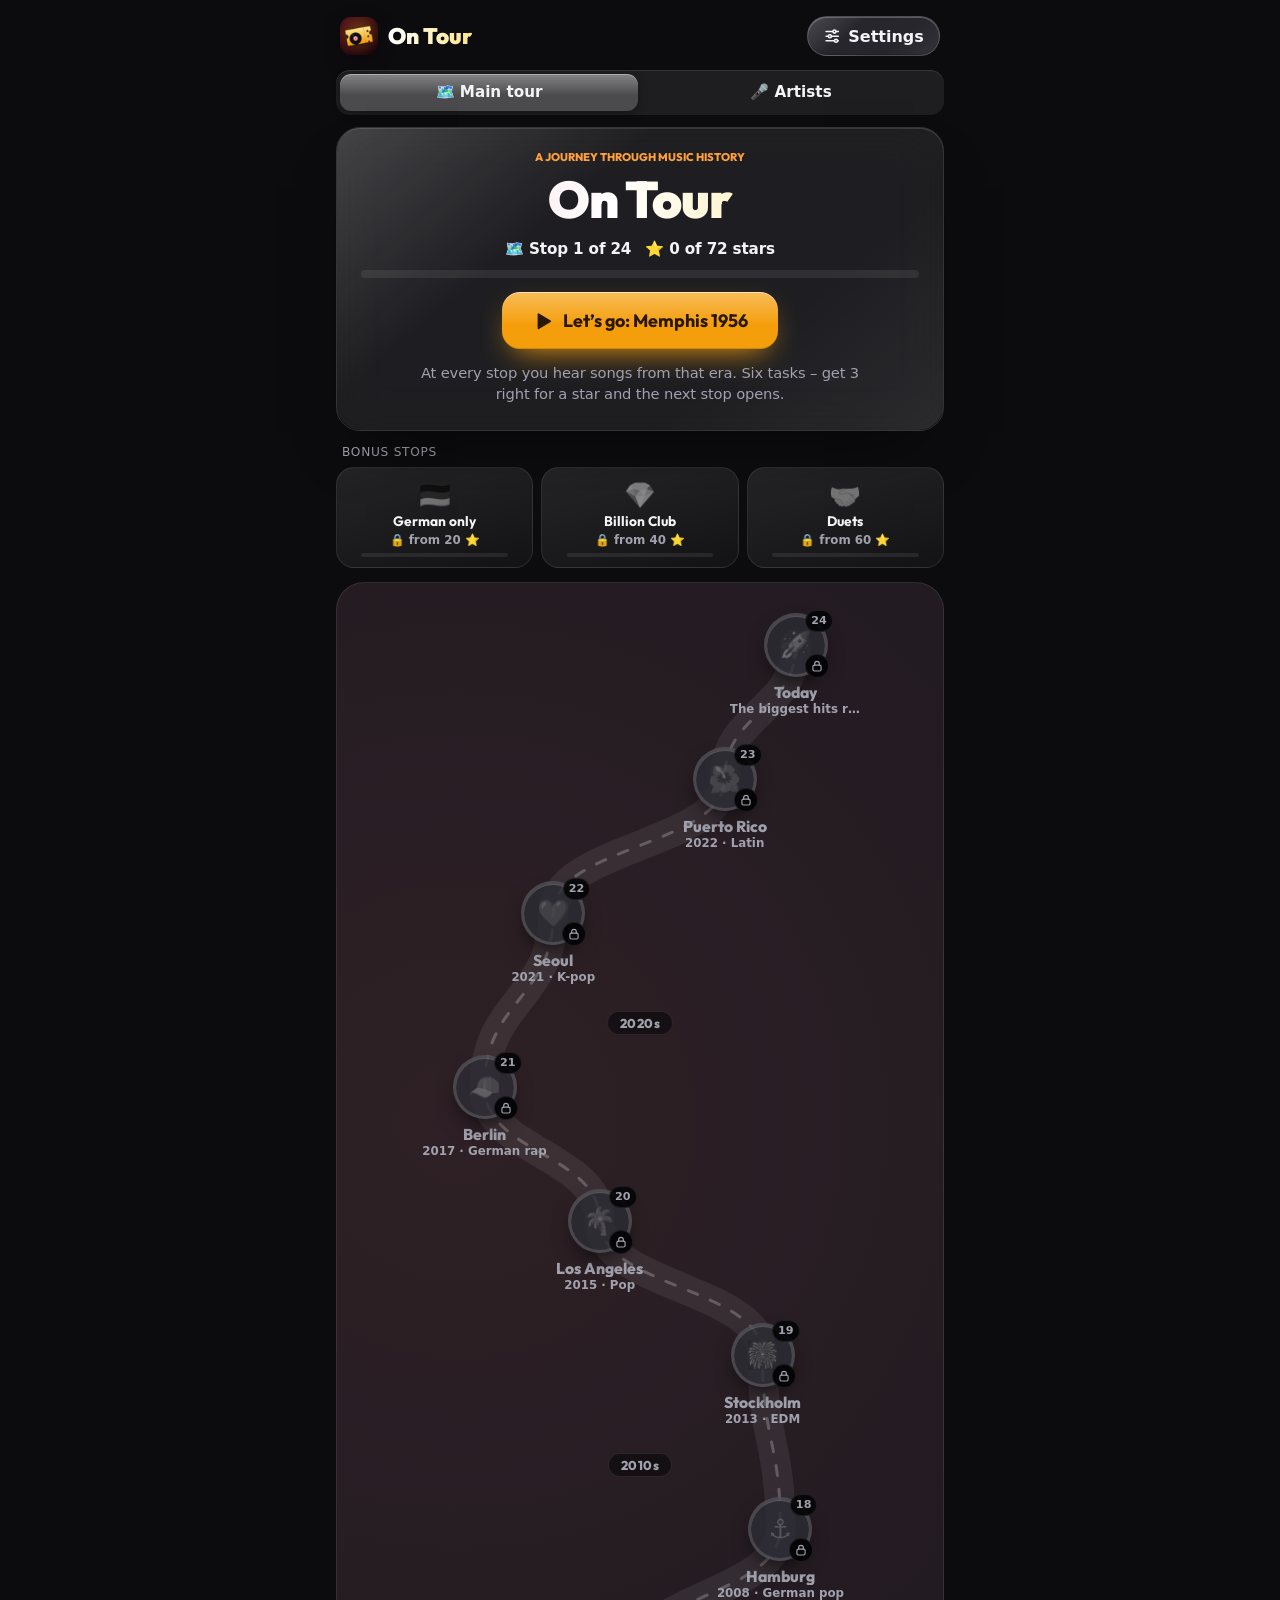
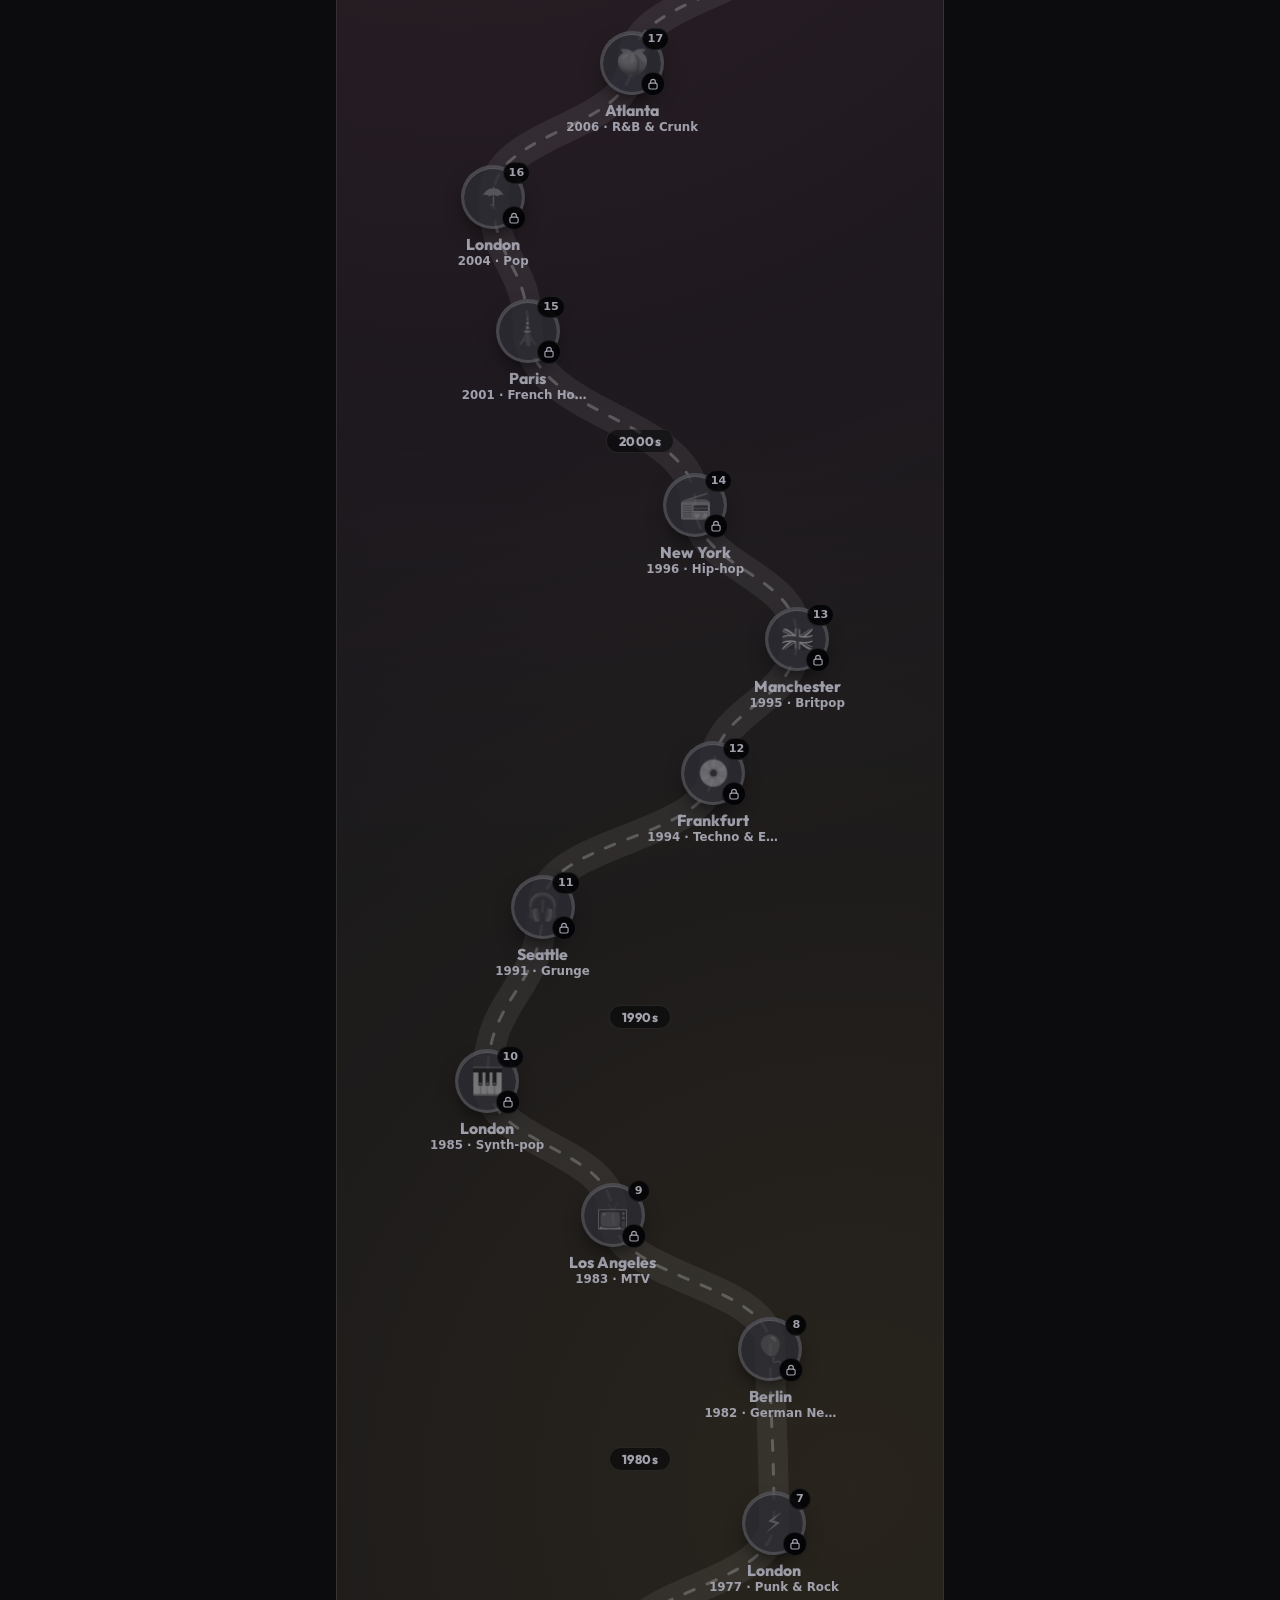
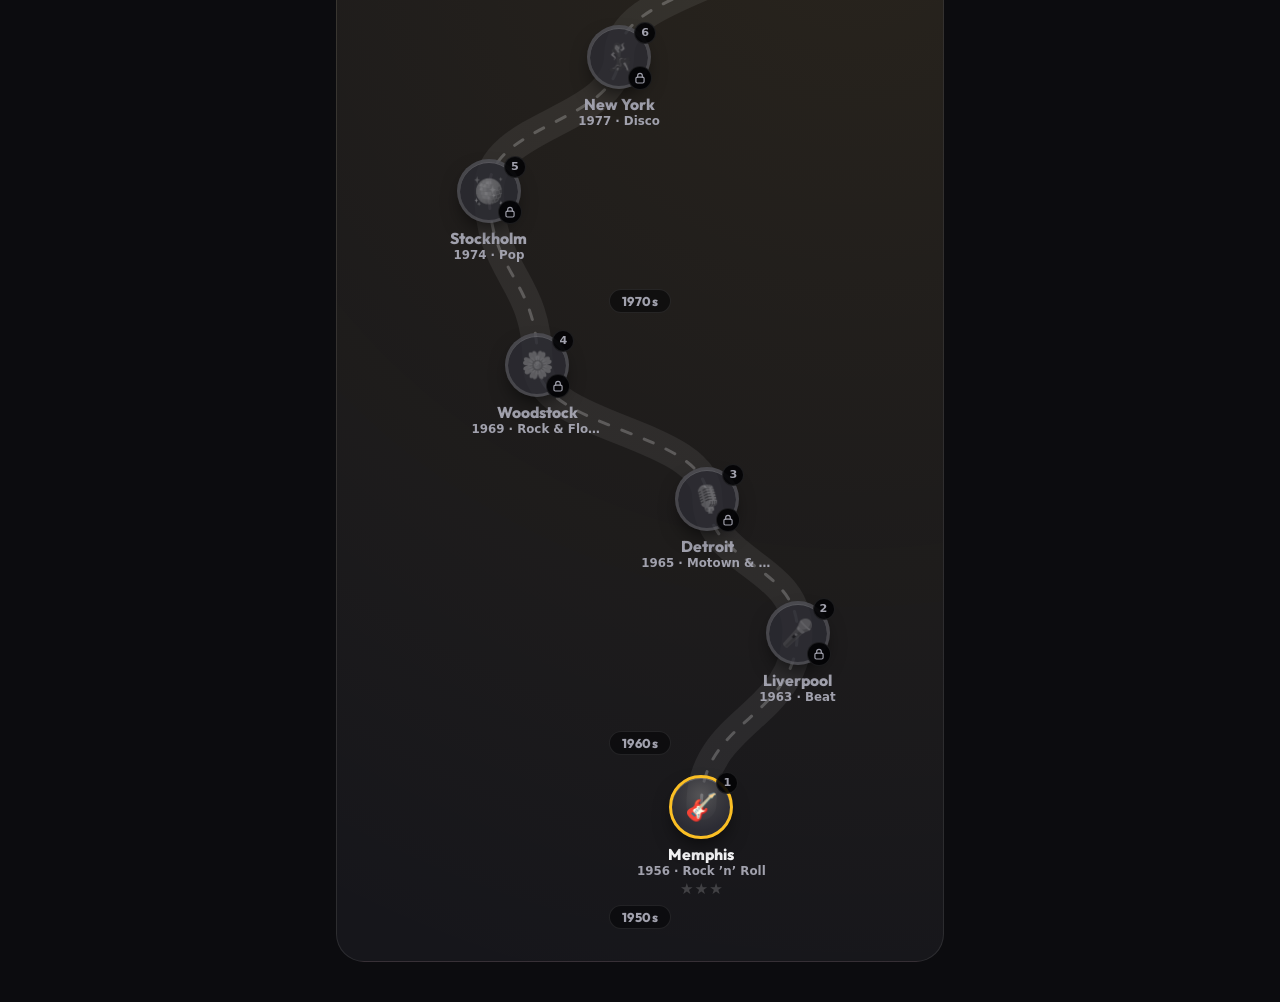
<file: index.html>
<!doctype html>
<html lang="de">
<head>
<meta charset="utf-8">
<meta name="viewport" content="width=device-width,initial-scale=1,maximum-scale=1,viewport-fit=cover">
<meta name="theme-color" content="#0c0c0f">
<title>On Tour</title>
<meta name="description" content="Eine Reise durch die Musikgeschichte: von Memphis 1956 bis heute. An jeder Station sechs kurze Aufgaben mit Musik – sammle Sterne und reise weiter.">
<link rel="apple-touch-icon" href="https://jukeboxquiz.de/on-tour/apple-touch-icon.png?v=2">
<link rel="icon" type="image/png" sizes="192x192" href="icon-192.png?v=2">
<link rel="icon" type="image/png" sizes="32x32" href="favicon-32.png?v=2">
<link rel="manifest" href="manifest.json?v=1">
<meta name="mobile-web-app-capable" content="yes">
<meta name="apple-mobile-web-app-capable" content="yes">
<meta name="apple-mobile-web-app-status-bar-style" content="black-translucent">
<meta name="apple-mobile-web-app-title" content="On Tour">
<link rel="preload" href="fonts/outfit-latin.woff2" as="font" type="font/woff2" crossorigin>
<link rel="stylesheet" href="css/fonts.css?v=2">
<link rel="stylesheet" href="css/base.css?v=3">
<link rel="stylesheet" href="css/app.css?v=12">
</head>
<body>
<svg width="0" height="0" style="position:absolute" aria-hidden="true">
  <symbol id="i-sliders" viewBox="0 0 24 24"><path d="M4 6h9M17 6h3M4 12h3M11 12h9M4 18h11M19 18h1"/><circle cx="15" cy="6" r="2"/><circle cx="9" cy="12" r="2"/><circle cx="17" cy="18" r="2"/></symbol>
  <symbol id="i-grid" viewBox="0 0 24 24"><rect x="3.5" y="3.5" width="7" height="7" rx="1.8"/><rect x="13.5" y="3.5" width="7" height="7" rx="1.8"/><rect x="3.5" y="13.5" width="7" height="7" rx="1.8"/><rect x="13.5" y="13.5" width="7" height="7" rx="1.8"/></symbol>
  <symbol id="i-play" viewBox="0 0 24 24"><path d="M7 4.5v15l12.5-7.5z" fill="currentColor"/></symbol>
  <symbol id="i-check" viewBox="0 0 24 24"><path d="M4.5 12.5l5 5L19.5 7"/></symbol>
  <symbol id="i-install" viewBox="0 0 24 24"><rect x="6" y="2.5" width="12" height="19" rx="2.5"/><path d="M12 7v7M9 11l3 3 3-3M10.5 18.5h3"/></symbol>
  <symbol id="i-cloud" viewBox="0 0 24 24"><path d="M7 18.5h10.5a4 4 0 0 0 .6-7.96A6 6 0 0 0 6.6 9.1 4.75 4.75 0 0 0 7 18.5z"/></symbol>
  <symbol id="i-chev" viewBox="0 0 24 24"><path d="M9 5l7 7-7 7"/></symbol>
  <symbol id="i-share" viewBox="0 0 24 24"><path d="M12 3v12M7.5 7.5L12 3l4.5 4.5"/><path d="M5 12v7a2 2 0 0 0 2 2h10a2 2 0 0 0 2-2v-7"/></symbol>
  <symbol id="i-restart" viewBox="0 0 24 24"><path d="M3.5 12a8.5 8.5 0 1 0 2.6-6.1"/><path d="M3.5 4v5h5"/></symbol>
  <symbol id="i-music" viewBox="0 0 24 24"><path d="M9 18V5l11-2v13"/><circle cx="6.5" cy="18" r="2.5"/><circle cx="17.5" cy="16" r="2.5"/></symbol>
  <symbol id="i-x" viewBox="0 0 24 24"><path d="M6 6l12 12M18 6 6 18"/></symbol>
  <symbol id="i-vol" viewBox="0 0 24 24"><path d="M4 9.5v5h3.5L12 18.5v-13L7.5 9.5z" fill="currentColor"/><path d="M15.5 9a4 4 0 0 1 0 6M18.5 6a8 8 0 0 1 0 12"/></symbol>
  <symbol id="i-mute" viewBox="0 0 24 24"><path d="M4 9.5v5h3.5L12 18.5v-13L7.5 9.5z" fill="currentColor"/><path d="M16 9.5l5 5M21 9.5l-5 5"/></symbol>
  <symbol id="i-globe" viewBox="0 0 24 24"><circle cx="12" cy="12" r="9"/><path d="M3 12h18M12 3a14 14 0 0 1 0 18M12 3a14 14 0 0 0 0 18"/></symbol>
  <symbol id="i-back" viewBox="0 0 24 24"><path d="M15 5l-7 7 7 7"/></symbol>
  <symbol id="i-palette" viewBox="0 0 24 24"><path d="M12 3a9 9 0 1 0 0 18c1.2 0 1.8-.8 1.8-1.7 0-1.3-1.2-1.6-1.2-2.8 0-1 .8-1.7 1.8-1.7h2.1A4.5 4.5 0 0 0 21 10.3C21 6.2 17 3 12 3z"/><circle cx="7.5" cy="11" r="1.2"/><circle cx="10.5" cy="7" r="1.2"/><circle cx="15" cy="7.5" r="1.2"/></symbol>
  <symbol id="i-chart" viewBox="0 0 24 24"><path d="M4 20V10M10 20V4M16 20v-7M22 20H2"/></symbol>
  <symbol id="i-bulb" viewBox="0 0 24 24"><path d="M9 18h6M10 21h4M12 3a6 6 0 0 0-3.5 10.9c.6.5 1 1.2 1 2.1h5c0-.9.4-1.6 1-2.1A6 6 0 0 0 12 3z"/></symbol>
  <symbol id="i-lock" viewBox="0 0 24 24"><rect x="5" y="10.5" width="14" height="10" rx="2.5"/><path d="M8 10.5V8a4 4 0 0 1 8 0v2.5"/></symbol>
  <symbol id="i-map" viewBox="0 0 24 24"><path d="M3.5 6.5l5.5-2.5 6 2.5 5.5-2.5v13.5l-5.5 2.5-6-2.5-5.5 2.5z"/><path d="M9 4v13.5M15 6.5V20"/></symbol>
  <symbol id="i-next" viewBox="0 0 24 24"><path d="M5 12h13M13 6l6 6-6 6"/></symbol>
</svg>

<header>
  <button class="logo logo-btn" id="logoBtn" aria-label="Zur Karte"><img src="icon-192.png?v=2" alt=""><span>On Tour</span></button>
  <div class="hdr-r">
    <button class="hbtn hidden" id="btnQuit" aria-label="Station verlassen"><svg class="ic"><use href="#i-x"/></svg><span class="lbl">Beenden</span></button>
    <button class="hbtn" id="btnSettings" aria-label="Einstellungen"><svg class="ic"><use href="#i-sliders"/></svg><span class="lbl">Einstellungen</span></button>
  </div>
</header>

<main>
  <!-- ============ Karte ============ -->
  <div id="home">
    <div class="seg tour-tabs" id="tourTabs">
      <button data-v="main">🗺️ Haupt-Tour</button>
      <button data-v="artists">🎤 Künstler</button>
    </div>
    <section class="stage glass tour-head">
      <button class="link back-artists hidden" id="backArtists"><svg class="ic"><use href="#i-back"/></svg>Alle Stars</button>
      <div class="cat-kicker" id="tourKicker">Eine Reise durch die Musikgeschichte</div>
      <img class="tour-pic hidden" id="tourPic" alt="">
      <div class="home-title" id="homeTitle" data-no-tx>On Tour</div>
      <div class="tour-info hidden" id="tourInfo" data-no-tx></div>
      <div class="tour-prog" id="tourProg" data-no-tx></div>
      <div class="controls">
        <button class="big" id="nextBtn"><svg class="ic"><use href="#i-play"/></svg><span id="nextLbl">Los geht’s</span></button>
      </div>
      <div class="cat-sub" id="tourSub">An jeder Station laufen Songs aus dieser Zeit. Sechs Aufgaben – ab 3 richtigen gibt es einen Stern, und die nächste Station ist offen.</div>
    </section>

    <section class="bonus-box hidden" id="bonusBox" data-no-tx></section>
    <section class="map-wrap" id="mapWrap" aria-label="Karte">
      <svg class="road" id="road" aria-hidden="true"></svg>
      <div class="map" id="map" data-no-tx></div>
    </section>
    <button class="ghost tour-reset hidden" id="tourReset"><svg class="ic"><use href="#i-restart"/></svg>Tour zurücksetzen</button>
    <div class="seg mini artist-sort hidden" id="artistSort">
      <button data-v="az">A–Z</button>
      <button data-v="st">Stationen</button>
      <button data-v="prog">Fortschritt</button>
    </div>
    <section class="artist-grid hidden" id="artistGrid" data-no-tx></section>
  </div>

  <!-- ============ Adventskalender: ein Türchen (js/advent.js, aus der Jukebox mit ?advent=7) ============ -->
  <section id="advent" class="stage glass adv-intro hidden">
    <a class="link adv-back" id="advBack" href="../jukebox/#advent"><svg class="ic"><use href="#i-back"/></svg>Zum Kalender</a>
    <div class="adv-door" id="advDoor" data-no-tx></div>
    <div class="cat-kicker" id="advKicker" data-no-tx></div>
    <div class="home-title adv-title" id="advTitle" data-no-tx></div>
    <div class="end-stars adv-stars" id="advStars" aria-hidden="true"></div>
    <div class="cat-sub" id="advInfo" data-no-tx></div>
    <div class="controls">
      <button class="big" id="advStart"><svg class="ic"><use href="#i-play"/></svg><span id="advStartLbl" data-no-tx>Türchen öffnen</span></button>
    </div>
    <div class="group-f adv-foot" id="advFoot" data-no-tx></div>
  </section>

  <!-- ============ Station ============ -->
  <section id="game" class="stage glass hidden">
    <div class="g-head">
      <span class="pill" id="gStation" data-no-tx></span>
      <span class="dots" id="gDots" aria-hidden="true"></span>
    </div>
    <div class="q-kicker" id="qKind"></div>
    <div class="q-title" id="qTitle"></div>
    <div class="q-body" id="qBody" data-no-tx></div>
    <div class="q-opts" id="qOpts" data-no-tx></div>
    <div class="q-fact" id="qFact" data-no-tx></div>
    <div class="controls q-next hidden" id="qNextBox">
      <button class="big" id="qNext"><span id="qNextLbl">Weiter</span><svg class="ic"><use href="#i-next"/></svg></button>
    </div>
    <div class="vol-game" id="volBox">
      <button id="volMute" aria-label="Stumm" title="Stumm (M)"><svg class="ic"><use href="#i-vol"/></svg></button>
      <input type="range" id="vol" min="0" max="100" step="1" aria-label="Lautstärke">
      <span id="volVal"></span>
    </div>
    <p class="hint"><kbd>1</kbd>–<kbd>4</kbd> antworten · <kbd>Enter</kbd> weiter · <kbd>M</kbd> stumm</p>
  </section>

  <!-- ============ Ende einer Station ============ -->
  <section id="end" class="stage glass hidden">
    <div class="round-meta"><span class="pill" id="endStation" data-no-tx></span><span class="pill" id="endBest"></span></div>
    <div class="lib-hero">
      <div class="cat-kicker" id="endKicker">Station geschafft</div>
      <div class="end-stars" id="endStars" aria-hidden="true"></div>
      <div class="lib-num" id="endScore">0</div>
      <div class="lib-sub" id="endSub"></div>
    </div>
    <div class="end-note" id="endNote"></div>
    <button class="ghost share-btn" id="shareBtn"><svg class="ic"><use href="#i-share"/></svg>Teilen</button>
    <button class="ghost share-btn hidden" id="advShareBtn">🎄 Abschlussbild teilen</button>
    <a class="more-link hidden" id="moreLink" href="#" data-no-tx></a>
    <div class="group-h">Auflösung</div>
    <div class="group icons endlist" id="endList" data-no-tx></div>
    <div class="controls" style="margin-top:20px">
      <button class="big" id="goNextBtn"><span id="goNextLbl">Weiter</span><svg class="ic"><use href="#i-next"/></svg></button>
      <button class="ghost" id="againBtn"><svg class="ic"><use href="#i-restart"/></svg>Nochmal</button>
      <button class="ghost" id="mapBtn"><svg class="ic"><use href="#i-map"/></svg>Karte</button>
    </div>
  </section>
</main>

<!-- ============ Station antippen ============ -->
<dialog id="sheetStation" class="sheet">
  <div class="sheet-head">
    <span class="grab"></span>
    <span></span>
    <div class="nav-title" id="stTitle" data-no-tx></div>
    <button class="nav-done" data-close>Fertig</button>
  </div>
  <div class="sheet-body">
    <div class="st-hero" id="stHero" data-no-tx></div>
    <div class="group" style="margin-top:14px" id="stInfo"></div>
    <div class="group-f" id="stFoot"></div>
    <div class="controls" style="margin:18px 0 8px">
      <button class="big" id="stStart"><svg class="ic"><use href="#i-play"/></svg><span id="stStartLbl">Station starten</span></button>
    </div>
  </div>
</dialog>

<!-- ============ Einstellungen ============ -->
<dialog id="sheetSettings" class="sheet">
  <div class="sheet-head">
    <span class="grab"></span>
    <button class="nav-back invisible" id="navBack"><svg class="ic"><use href="#i-back"/></svg>Einstellungen</button>
    <div class="nav-title" id="navTitle">Einstellungen</div>
    <button class="nav-done" data-close>Fertig</button>
  </div>
  <div class="sheet-body">
    <section class="page active" data-page="main" data-title="Einstellungen">
      <div class="group icons prof-group" style="margin-top:14px">
        <div class="cell prof">
          <button class="prof-emo" id="profEmoji" type="button" aria-label="Avatar wechseln" title="Avatar wechseln">🎧</button>
          <input id="profName" class="bare" placeholder="Dein Name" maxlength="24" autocomplete="nickname" enterkeyhint="done" data-no-tx>
        </div>
      </div>
      <div class="group-f">Dein Profil gilt für alle Spiele der Jukebox.</div>
      <div class="group icons" style="margin-top:12px">
        <a class="cell tap" id="syncLink" href="https://jukeboxquiz.de/jukebox/#sync">
          <span class="cell-ic" id="syncIc" style="background:linear-gradient(135deg,#ff4f86,#fbbf24)"><svg class="ic"><use href="#i-cloud"/></svg></span>
          <span class="grow"><span id="syncTitle">Auf anderen Geräten weiterspielen</span><span class="sub" id="syncSub">Sterne und Profil mit einem Code mitnehmen – ohne E-Mail und Passwort</span></span>
          <svg class="ic chev"><use href="#i-chev"/></svg>
        </a>
      </div>
      <div class="group icons" style="margin-top:12px">
        <label class="cell">
          <span class="cell-ic" style="background:#a855f7"><svg class="ic"><use href="#i-globe"/></svg></span>
          <span class="grow">Sprache</span>
          <select id="langSel" aria-label="Sprache"></select>
        </label>
      </div>
      <div class="group icons" style="margin-top:12px">
        <button class="cell tap" data-go="help">
          <span class="cell-ic" style="background:#0ea5e9"><svg class="ic"><use href="#i-bulb"/></svg></span>
          <span class="grow">Töne &amp; Bewegung<span class="sub" id="subHelp"></span></span>
          <svg class="ic chev"><use href="#i-chev"/></svg>
        </button>
        <button class="cell tap" data-go="design">
          <span class="cell-ic" style="background:linear-gradient(135deg,#8b6cff,#ff4fa3)"><svg class="ic"><use href="#i-palette"/></svg></span>
          <span class="grow">Design<span class="sub" id="subDesign"></span></span>
          <svg class="ic chev"><use href="#i-chev"/></svg>
        </button>
        <button class="cell tap hidden" id="btnInstall">
          <span class="cell-ic" style="background:linear-gradient(135deg,#10b981,#0ea5e9)"><svg class="ic"><use href="#i-install"/></svg></span>
          <span class="grow">Als App installieren<span class="sub">Startet schneller, im Vollbild und mit eigenem Symbol</span></span>
          <svg class="ic chev"><use href="#i-chev"/></svg>
        </button>
      </div>
      <div class="group icons" style="margin-top:22px">
        <button class="cell tap" data-go="stats">
          <span class="cell-ic" style="background:linear-gradient(135deg,#22d3ee,#3b82f6)"><svg class="ic"><use href="#i-chart"/></svg></span>
          <span class="grow">Deine Statistik<span class="sub" id="subStats"></span></span>
          <svg class="ic chev"><use href="#i-chev"/></svg>
        </button>
        <button class="cell tap" data-go="data">
          <span class="cell-ic" style="background:#6b7280"><svg class="ic"><use href="#i-music"/></svg></span>
          <span class="grow">Daten &amp; Musik<span class="sub">Woher Songs und Fakten kommen</span></span>
          <svg class="ic chev"><use href="#i-chev"/></svg>
        </button>
      </div>
      <div class="group icons" style="margin-top:22px">
        <a class="cell tap" href="https://jukeboxquiz.de/jukebox/">
          <span class="cell-ic" style="background:linear-gradient(135deg,#3a2a52,#ff5a7a)"><svg class="ic"><use href="#i-grid"/></svg></span>
          <span class="grow">Alle Spiele<span class="sub">Needle Drop, Gold Record, Hit or Miss und mehr</span></span>
          <svg class="ic chev"><use href="#i-chev"/></svg>
        </a>
      </div>
      <button class="app-version" id="appVersion" data-go="changes"></button>
    </section>

    <section class="page" data-page="stats" data-title="Deine Statistik">
      <div id="statsBox"></div>
    </section>

    <section class="page" data-page="changes" data-title="Neuerungen">
      <div id="changesList" class="changes"></div>
    </section>

    <section class="page" data-page="help" data-title="Töne &amp; Bewegung">
      <div class="group" style="margin-top:14px">
        <label class="cell"><span class="grow">Töne &amp; Konfetti<span class="sub">Kurze Töne bei richtig und falsch, Konfetti bei drei Sternen</span></span><span class="switch"><input type="checkbox" id="setSfx"><span></span></span></label>
        <label class="cell"><span class="grow">Vibration<span class="sub">Kurzes Brummen bei einem Fehler (nur auf Handys, die das können)</span></span><span class="switch"><input type="checkbox" id="setVib"><span></span></span></label>
      </div>
      <div class="group-f">Die Lautstärke stellst du direkt im Spiel ein. Die Musik startet bei jeder Aufgabe von selbst.</div>
    </section>

    <section class="page" data-page="design" data-title="Design">
      <div class="group-h">Farbthema</div>
      <div class="theme-row" id="themeRow"></div>
      <div class="group-f">Gilt für alle Spiele der Jukebox. OLED: echtes Schwarz – spart auf Handys mit OLED-Display Akku.</div>
    </section>

    <section class="page" data-page="data" data-title="Daten &amp; Musik">
      <div class="group" style="margin-top:14px">
        <div class="cell"><span class="grow">Musik von Deezer<span class="sub">Die 30-s-Vorschauen und Cover kommen direkt von deezer.com – dafür ruft dein Browser Deezer auf.</span></span></div>
        <div class="cell"><span class="grow">Songs und Jahre<span class="sub">Aus Gold Record und Hit or Miss. Es kommen nur Songs vor, deren Jahr mit MusicBrainz geprüft ist.</span></span></div>
        <div class="cell"><span class="grow">Streams<span class="sub" id="streamsInfo">Spotify-Streams von kworb.net. Die Zahlen wachsen – darum gibt es nur „über …“-Fragen.</span></span></div>
        <div class="cell"><span class="grow">Die Orte sind Stimmung<span class="sub">Die Songs einer Station kommen aus ihrer Zeit und passen nach Möglichkeit zum Thema – nicht jeder Song stammt aus dieser Stadt.</span></span></div>
        <div class="cell"><span class="grow">Alles andere bleibt hier<span class="sub">Sterne und Einstellungen liegen nur auf diesem Gerät. Kein Konto, kein Server.</span></span></div>
      </div>
      <div class="group" style="margin-top:22px">
        <button class="cell tap danger" id="btnResetAll"><span class="grow">Alle gespeicherten Daten löschen<span class="sub">Sterne, Statistik und Einstellungen</span></span></button>
      </div>
    </section>
  </div>
</dialog>

<dialog id="askDlg" class="ask">
  <p id="askText" data-no-tx></p>
  <div class="ask-btns"><button class="ghost" id="askNo">Abbrechen</button><button class="big" id="askOk" data-no-tx></button></div>
</dialog>

<div id="loading" class="loading hidden"><div class="loader"></div><p id="loadingTxt">Lade Songs…</p></div>
<div id="toast" class="hidden"></div>

<script src="js/umzug.js?v=3"></script>
<script src="js/lang/en.js?v=11"></script>
<script src="js/lang/fr.js?v=11"></script>
<script src="js/lang/es.js?v=11"></script>
<script src="js/lang/nb.js?v=11"></script>
<script src="js/profile.js?v=5"></script>
<script src="js/sync.js?v=8"></script>
<script src="js/i18n.js?v=3"></script>
<script src="js/deezer.js?v=1"></script>
<script src="js/stations.js?v=2"></script>
<script src="js/advent.js?v=3"></script>
<script src="js/game.js?v=31"></script>
<script src="js/pwa.js?v=8"></script>
</body>
</html>
</file>
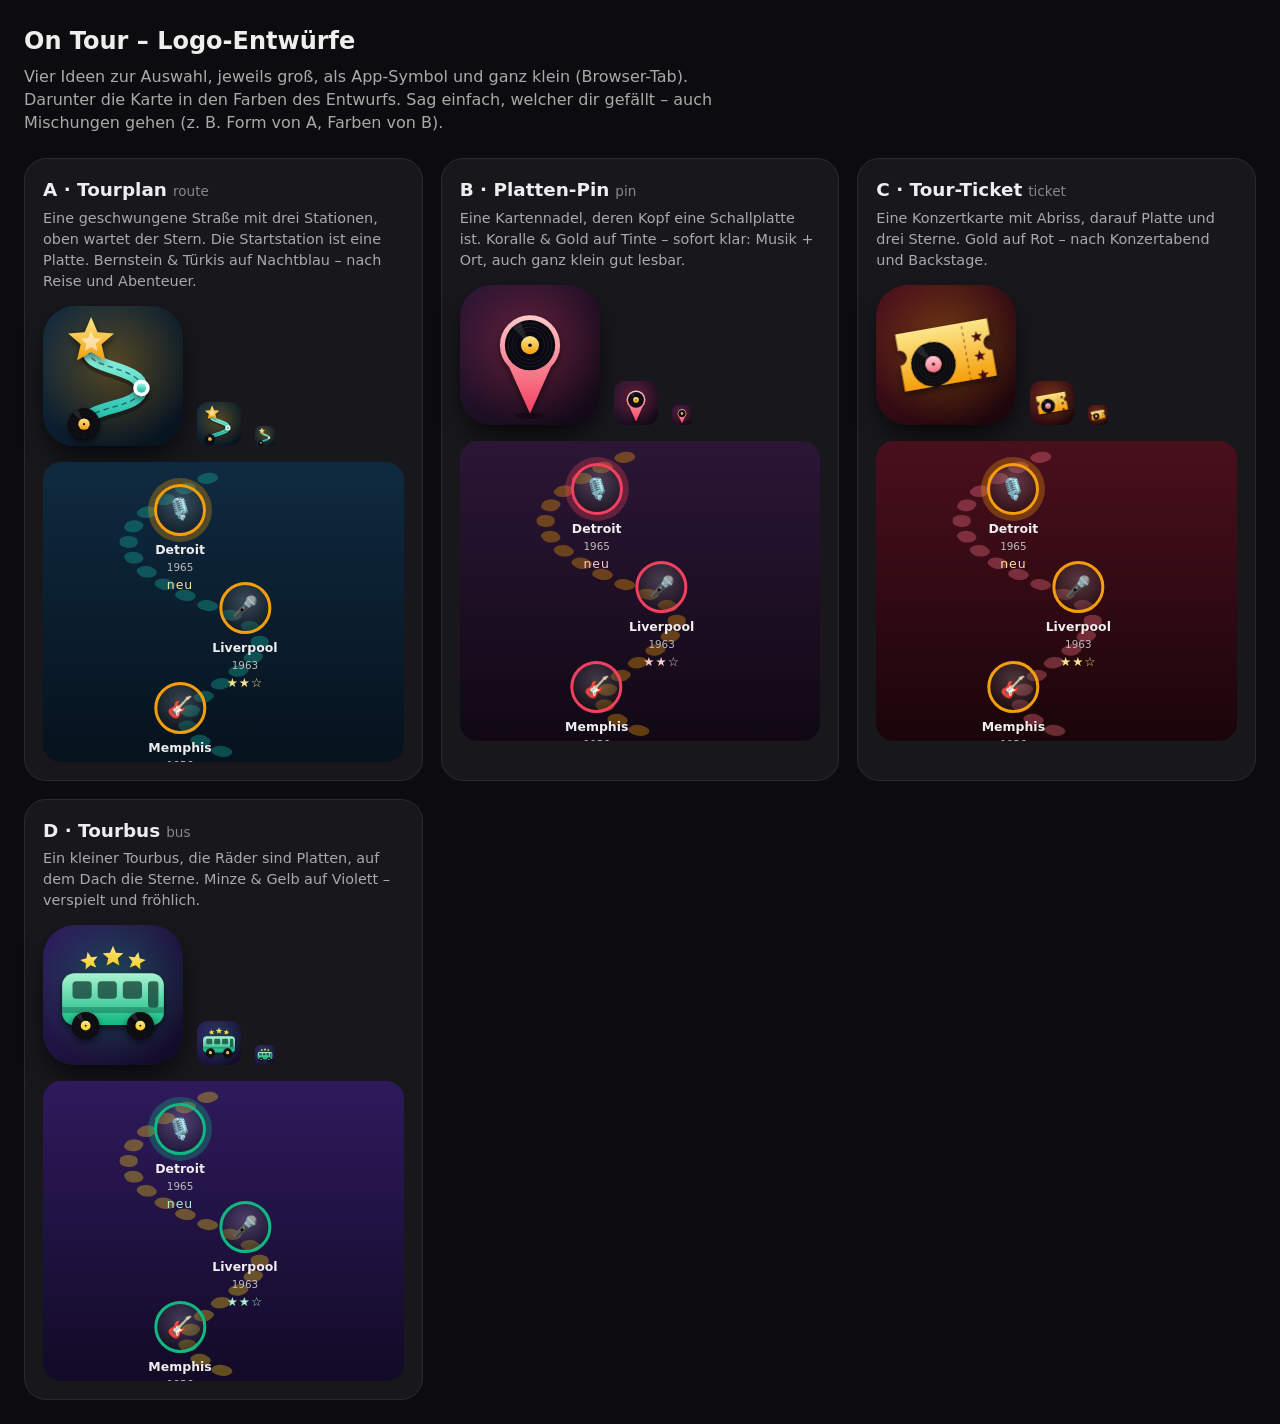
<file: logo-options/index.html>
<!doctype html><html lang="de"><head><meta charset="utf-8"><meta name="viewport" content="width=device-width,initial-scale=1">
<title>On Tour – Logo-Entwürfe</title><style>
body{margin:0;background:#0c0c0f;color:#eee;font:16px/1.45 system-ui,sans-serif;padding:24px}
h1{font-size:1.5rem;margin:0 0 6px}p.lead{color:#aaa;margin:0 0 24px;max-width:46em}
.grid{display:grid;grid-template-columns:repeat(auto-fill,minmax(300px,1fr));gap:18px}
.opt{background:#17171c;border:1px solid #2a2a33;border-radius:22px;padding:18px}
.opt h2{margin:0 0 4px;font-size:1.15rem}.opt h2 small{color:#888;font-weight:500;font-size:.85rem;margin-left:6px}
.opt p{margin:0 0 14px;color:#aaa;font-size:.9rem}
.row{display:flex;gap:14px;align-items:flex-end}
.big{width:140px;height:140px;border-radius:32px;overflow:hidden;box-shadow:0 12px 30px -10px #000}
.small{width:44px;height:44px;border-radius:11px;overflow:hidden}.tiny{width:20px;height:20px;border-radius:5px;overflow:hidden}
.big svg,.small svg,.tiny svg{width:100%;height:100%;display:block}
.map{position:relative;height:300px;margin-top:16px;border-radius:18px;overflow:hidden;background:linear-gradient(180deg,var(--bg1),var(--bg2))}
.road{position:absolute;inset:0;width:100%;height:100%}
.stn{position:absolute;transform:translateX(-50%);display:flex;flex-direction:column;align-items:center;gap:1px;font-size:.78rem}
.dot{width:46px;height:46px;border-radius:50%;display:grid;place-items:center;font-size:1.3rem;background:radial-gradient(circle at 50% 35%,#ffffff30,#0006);border:3px solid var(--a)}
.stn b{margin-top:4px}.stn small{color:#bbb}.stn i{font-style:normal;color:var(--a2);letter-spacing:1px}
.stn.next .dot{box-shadow:0 0 0 6px color-mix(in srgb,var(--a) 30%,transparent);animation:p 1.6s infinite}
@keyframes p{50%{box-shadow:0 0 0 12px transparent}}
</style></head><body>
<h1>On Tour – Logo-Entwürfe</h1>
<p class="lead">Vier Ideen zur Auswahl, jeweils groß, als App-Symbol und ganz klein (Browser-Tab). Darunter die Karte in den Farben des Entwurfs. Sag einfach, welcher dir gefällt – auch Mischungen gehen (z. B. Form von A, Farben von B).</p>
<div class="grid"><div class="opt"><h2>A · Tourplan<small>route</small></h2><p>Eine geschwungene Straße mit drei Stationen, oben wartet der Stern. Die Startstation ist eine Platte. Bernstein & Türkis auf Nachtblau – nach Reise und Abenteuer.</p>
<div class="row"><div class="big"><svg xmlns="http://www.w3.org/2000/svg" viewBox="0 0 512 512"><defs><linearGradient id="routeBbg" x1="0" y1="0" x2="1" y2="1"><stop offset="0" stop-color="#0f2a3f"/><stop offset="1" stop-color="#06121d"/></linearGradient><linearGradient id="routeBa" x1="0" y1="0" x2="0" y2="1"><stop offset="0" stop-color="#fde68a"/><stop offset="1" stop-color="#f59e0b"/></linearGradient><linearGradient id="routeBb" x1="0" y1="0" x2="0" y2="1"><stop offset="0" stop-color="#99f6e4"/><stop offset="1" stop-color="#14b8a6"/></linearGradient><filter id="routeBsh" x="-40%" y="-40%" width="180%" height="180%"><feDropShadow dx="0" dy="12" stdDeviation="14" flood-color="#000" flood-opacity=".55"/></filter><radialGradient id="routeBgl" cx=".5" cy=".42" r=".6"><stop offset="0" stop-color="#f59e0b" stop-opacity=".32"/><stop offset="1" stop-color="#f59e0b" stop-opacity="0"/></radialGradient></defs><rect width="512" height="512" fill="url(#routeBbg)"/><rect width="512" height="512" fill="url(#routeBgl)"/><path d="M150 440 C 150 360, 360 380, 360 300 S 150 230, 170 160" fill="none" stroke="#000" stroke-opacity=".35" stroke-width="58" stroke-linecap="round" transform="translate(0 10)"/>
      <path d="M150 440 C 150 360, 360 380, 360 300 S 150 230, 170 160" fill="none" stroke="url(#routeBb)" stroke-width="46" stroke-linecap="round"/>
      <path d="M150 440 C 150 360, 360 380, 360 300 S 150 230, 170 160" fill="none" stroke="#06121d" stroke-opacity=".55" stroke-width="5" stroke-dasharray="16 18" stroke-linecap="round"/>
      <g filter="url(#routeBsh)"><circle cx="150" cy="432" r="58" fill="#0a0810"/>
  <g fill="none" stroke="#fff" stroke-opacity=".09" stroke-width="1.9333333333333333"><circle cx="150" cy="432" r="49.9"/><circle cx="150" cy="432" r="41.8"/><circle cx="150" cy="432" r="33.6"/></g>
  <path d="M150 432L109.4 390.82A58 58 0 0 1 127.96000000000001 378.64Z" fill="#fff" fill-opacity=".1"/>
  <circle cx="150" cy="432" r="20.9" fill="url(#routeBa)"/><circle cx="150" cy="432" r="4.1" fill="#0a0810"/></g>
      <g filter="url(#routeBsh)"><circle cx="360" cy="300" r="30" fill="#fff"/><circle cx="360" cy="300" r="17" fill="url(#routeBb)"/></g>
      <g filter="url(#routeBsh)"><polygon points="176.0,40.0 199.3,96.0 259.7,100.8 213.7,140.2 227.7,199.2 176.0,167.6 124.3,199.2 138.3,140.2 92.3,100.8 152.7,96.0" fill="url(#routeBa)" stroke-linejoin="round"/></g>
      <polygon points="176.0,92.0 186.6,117.4 214.0,119.6 193.1,137.6 199.5,164.4 176.0,150.0 152.5,164.4 158.9,137.6 138.0,119.6 165.4,117.4" fill="#fff8" stroke-linejoin="round"/></svg></div><div class="small"><svg xmlns="http://www.w3.org/2000/svg" viewBox="0 0 512 512"><defs><linearGradient id="routeSbg" x1="0" y1="0" x2="1" y2="1"><stop offset="0" stop-color="#0f2a3f"/><stop offset="1" stop-color="#06121d"/></linearGradient><linearGradient id="routeSa" x1="0" y1="0" x2="0" y2="1"><stop offset="0" stop-color="#fde68a"/><stop offset="1" stop-color="#f59e0b"/></linearGradient><linearGradient id="routeSb" x1="0" y1="0" x2="0" y2="1"><stop offset="0" stop-color="#99f6e4"/><stop offset="1" stop-color="#14b8a6"/></linearGradient><filter id="routeSsh" x="-40%" y="-40%" width="180%" height="180%"><feDropShadow dx="0" dy="12" stdDeviation="14" flood-color="#000" flood-opacity=".55"/></filter><radialGradient id="routeSgl" cx=".5" cy=".42" r=".6"><stop offset="0" stop-color="#f59e0b" stop-opacity=".32"/><stop offset="1" stop-color="#f59e0b" stop-opacity="0"/></radialGradient></defs><rect width="512" height="512" fill="url(#routeSbg)"/><rect width="512" height="512" fill="url(#routeSgl)"/><path d="M150 440 C 150 360, 360 380, 360 300 S 150 230, 170 160" fill="none" stroke="#000" stroke-opacity=".35" stroke-width="58" stroke-linecap="round" transform="translate(0 10)"/>
      <path d="M150 440 C 150 360, 360 380, 360 300 S 150 230, 170 160" fill="none" stroke="url(#routeSb)" stroke-width="46" stroke-linecap="round"/>
      <path d="M150 440 C 150 360, 360 380, 360 300 S 150 230, 170 160" fill="none" stroke="#06121d" stroke-opacity=".55" stroke-width="5" stroke-dasharray="16 18" stroke-linecap="round"/>
      <g filter="url(#routeSsh)"><circle cx="150" cy="432" r="58" fill="#0a0810"/>
  <g fill="none" stroke="#fff" stroke-opacity=".09" stroke-width="1.9333333333333333"><circle cx="150" cy="432" r="49.9"/><circle cx="150" cy="432" r="41.8"/><circle cx="150" cy="432" r="33.6"/></g>
  <path d="M150 432L109.4 390.82A58 58 0 0 1 127.96000000000001 378.64Z" fill="#fff" fill-opacity=".1"/>
  <circle cx="150" cy="432" r="20.9" fill="url(#routeSa)"/><circle cx="150" cy="432" r="4.1" fill="#0a0810"/></g>
      <g filter="url(#routeSsh)"><circle cx="360" cy="300" r="30" fill="#fff"/><circle cx="360" cy="300" r="17" fill="url(#routeSb)"/></g>
      <g filter="url(#routeSsh)"><polygon points="176.0,40.0 199.3,96.0 259.7,100.8 213.7,140.2 227.7,199.2 176.0,167.6 124.3,199.2 138.3,140.2 92.3,100.8 152.7,96.0" fill="url(#routeSa)" stroke-linejoin="round"/></g>
      <polygon points="176.0,92.0 186.6,117.4 214.0,119.6 193.1,137.6 199.5,164.4 176.0,150.0 152.5,164.4 158.9,137.6 138.0,119.6 165.4,117.4" fill="#fff8" stroke-linejoin="round"/></svg></div><div class="tiny"><svg xmlns="http://www.w3.org/2000/svg" viewBox="0 0 512 512"><defs><linearGradient id="routeTbg" x1="0" y1="0" x2="1" y2="1"><stop offset="0" stop-color="#0f2a3f"/><stop offset="1" stop-color="#06121d"/></linearGradient><linearGradient id="routeTa" x1="0" y1="0" x2="0" y2="1"><stop offset="0" stop-color="#fde68a"/><stop offset="1" stop-color="#f59e0b"/></linearGradient><linearGradient id="routeTb" x1="0" y1="0" x2="0" y2="1"><stop offset="0" stop-color="#99f6e4"/><stop offset="1" stop-color="#14b8a6"/></linearGradient><filter id="routeTsh" x="-40%" y="-40%" width="180%" height="180%"><feDropShadow dx="0" dy="12" stdDeviation="14" flood-color="#000" flood-opacity=".55"/></filter><radialGradient id="routeTgl" cx=".5" cy=".42" r=".6"><stop offset="0" stop-color="#f59e0b" stop-opacity=".32"/><stop offset="1" stop-color="#f59e0b" stop-opacity="0"/></radialGradient></defs><rect width="512" height="512" fill="url(#routeTbg)"/><rect width="512" height="512" fill="url(#routeTgl)"/><path d="M150 440 C 150 360, 360 380, 360 300 S 150 230, 170 160" fill="none" stroke="#000" stroke-opacity=".35" stroke-width="58" stroke-linecap="round" transform="translate(0 10)"/>
      <path d="M150 440 C 150 360, 360 380, 360 300 S 150 230, 170 160" fill="none" stroke="url(#routeTb)" stroke-width="46" stroke-linecap="round"/>
      <path d="M150 440 C 150 360, 360 380, 360 300 S 150 230, 170 160" fill="none" stroke="#06121d" stroke-opacity=".55" stroke-width="5" stroke-dasharray="16 18" stroke-linecap="round"/>
      <g filter="url(#routeTsh)"><circle cx="150" cy="432" r="58" fill="#0a0810"/>
  <g fill="none" stroke="#fff" stroke-opacity=".09" stroke-width="1.9333333333333333"><circle cx="150" cy="432" r="49.9"/><circle cx="150" cy="432" r="41.8"/><circle cx="150" cy="432" r="33.6"/></g>
  <path d="M150 432L109.4 390.82A58 58 0 0 1 127.96000000000001 378.64Z" fill="#fff" fill-opacity=".1"/>
  <circle cx="150" cy="432" r="20.9" fill="url(#routeTa)"/><circle cx="150" cy="432" r="4.1" fill="#0a0810"/></g>
      <g filter="url(#routeTsh)"><circle cx="360" cy="300" r="30" fill="#fff"/><circle cx="360" cy="300" r="17" fill="url(#routeTb)"/></g>
      <g filter="url(#routeTsh)"><polygon points="176.0,40.0 199.3,96.0 259.7,100.8 213.7,140.2 227.7,199.2 176.0,167.6 124.3,199.2 138.3,140.2 92.3,100.8 152.7,96.0" fill="url(#routeTa)" stroke-linejoin="round"/></g>
      <polygon points="176.0,92.0 186.6,117.4 214.0,119.6 193.1,137.6 199.5,164.4 176.0,150.0 152.5,164.4 158.9,137.6 138.0,119.6 165.4,117.4" fill="#fff8" stroke-linejoin="round"/></svg></div></div><div class="map" style="--a:#f59e0b;--a2:#fde68a;--b:#14b8a6;--bg1:#0f2a3f;--bg2:#06121d">
    <svg class="road" viewBox="0 0 200 300" preserveAspectRatio="none"><path d="M100 290 C 30 240, 170 200, 100 150 S 30 60, 100 10" fill="none" stroke="var(--b)" stroke-opacity=".35" stroke-width="10" stroke-linecap="round" stroke-dasharray="2 14"/></svg>
    <div class="stn " style="top:220px;left:38%"><span class="dot">🎸</span><b>Memphis</b><small>1956</small><i>★★★</i></div><div class="stn " style="top:120px;left:56%"><span class="dot">🎤</span><b>Liverpool</b><small>1963</small><i>★★☆</i></div><div class="stn next" style="top:22px;left:38%"><span class="dot">🎙️</span><b>Detroit</b><small>1965</small><i>neu</i></div>
  </div></div><div class="opt"><h2>B · Platten-Pin<small>pin</small></h2><p>Eine Kartennadel, deren Kopf eine Schallplatte ist. Koralle & Gold auf Tinte – sofort klar: Musik + Ort, auch ganz klein gut lesbar.</p>
<div class="row"><div class="big"><svg xmlns="http://www.w3.org/2000/svg" viewBox="0 0 512 512"><defs><linearGradient id="pinBbg" x1="0" y1="0" x2="1" y2="1"><stop offset="0" stop-color="#2b1636"/><stop offset="1" stop-color="#110814"/></linearGradient><linearGradient id="pinBa" x1="0" y1="0" x2="0" y2="1"><stop offset="0" stop-color="#fecaca"/><stop offset="1" stop-color="#f43f5e"/></linearGradient><linearGradient id="pinBb" x1="0" y1="0" x2="0" y2="1"><stop offset="0" stop-color="#fde68a"/><stop offset="1" stop-color="#f59e0b"/></linearGradient><filter id="pinBsh" x="-40%" y="-40%" width="180%" height="180%"><feDropShadow dx="0" dy="12" stdDeviation="14" flood-color="#000" flood-opacity=".55"/></filter><radialGradient id="pinBgl" cx=".5" cy=".42" r=".6"><stop offset="0" stop-color="#f43f5e" stop-opacity=".32"/><stop offset="1" stop-color="#f43f5e" stop-opacity="0"/></radialGradient></defs><rect width="512" height="512" fill="url(#pinBbg)"/><rect width="512" height="512" fill="url(#pinBgl)"/><g filter="url(#pinBsh)"><path d="M256 470 L180 300 A110 110 0 1 1 332 300 Z" fill="url(#pinBa)"/></g>
      <circle cx="256" cy="220" r="92" fill="#0a0810"/>
  <g fill="none" stroke="#fff" stroke-opacity=".09" stroke-width="3.066666666666667"><circle cx="256" cy="220" r="79.1"/><circle cx="256" cy="220" r="66.2"/><circle cx="256" cy="220" r="53.4"/></g>
  <path d="M256 220L191.60000000000002 154.68A92 92 0 0 1 221.04 135.36Z" fill="#fff" fill-opacity=".1"/>
  <circle cx="256" cy="220" r="33.1" fill="url(#pinBb)"/><circle cx="256" cy="220" r="6.4" fill="#0a0810"/>
      <ellipse cx="256" cy="478" rx="56" ry="12" fill="#000" fill-opacity=".35"/></svg></div><div class="small"><svg xmlns="http://www.w3.org/2000/svg" viewBox="0 0 512 512"><defs><linearGradient id="pinSbg" x1="0" y1="0" x2="1" y2="1"><stop offset="0" stop-color="#2b1636"/><stop offset="1" stop-color="#110814"/></linearGradient><linearGradient id="pinSa" x1="0" y1="0" x2="0" y2="1"><stop offset="0" stop-color="#fecaca"/><stop offset="1" stop-color="#f43f5e"/></linearGradient><linearGradient id="pinSb" x1="0" y1="0" x2="0" y2="1"><stop offset="0" stop-color="#fde68a"/><stop offset="1" stop-color="#f59e0b"/></linearGradient><filter id="pinSsh" x="-40%" y="-40%" width="180%" height="180%"><feDropShadow dx="0" dy="12" stdDeviation="14" flood-color="#000" flood-opacity=".55"/></filter><radialGradient id="pinSgl" cx=".5" cy=".42" r=".6"><stop offset="0" stop-color="#f43f5e" stop-opacity=".32"/><stop offset="1" stop-color="#f43f5e" stop-opacity="0"/></radialGradient></defs><rect width="512" height="512" fill="url(#pinSbg)"/><rect width="512" height="512" fill="url(#pinSgl)"/><g filter="url(#pinSsh)"><path d="M256 470 L180 300 A110 110 0 1 1 332 300 Z" fill="url(#pinSa)"/></g>
      <circle cx="256" cy="220" r="92" fill="#0a0810"/>
  <g fill="none" stroke="#fff" stroke-opacity=".09" stroke-width="3.066666666666667"><circle cx="256" cy="220" r="79.1"/><circle cx="256" cy="220" r="66.2"/><circle cx="256" cy="220" r="53.4"/></g>
  <path d="M256 220L191.60000000000002 154.68A92 92 0 0 1 221.04 135.36Z" fill="#fff" fill-opacity=".1"/>
  <circle cx="256" cy="220" r="33.1" fill="url(#pinSb)"/><circle cx="256" cy="220" r="6.4" fill="#0a0810"/>
      <ellipse cx="256" cy="478" rx="56" ry="12" fill="#000" fill-opacity=".35"/></svg></div><div class="tiny"><svg xmlns="http://www.w3.org/2000/svg" viewBox="0 0 512 512"><defs><linearGradient id="pinTbg" x1="0" y1="0" x2="1" y2="1"><stop offset="0" stop-color="#2b1636"/><stop offset="1" stop-color="#110814"/></linearGradient><linearGradient id="pinTa" x1="0" y1="0" x2="0" y2="1"><stop offset="0" stop-color="#fecaca"/><stop offset="1" stop-color="#f43f5e"/></linearGradient><linearGradient id="pinTb" x1="0" y1="0" x2="0" y2="1"><stop offset="0" stop-color="#fde68a"/><stop offset="1" stop-color="#f59e0b"/></linearGradient><filter id="pinTsh" x="-40%" y="-40%" width="180%" height="180%"><feDropShadow dx="0" dy="12" stdDeviation="14" flood-color="#000" flood-opacity=".55"/></filter><radialGradient id="pinTgl" cx=".5" cy=".42" r=".6"><stop offset="0" stop-color="#f43f5e" stop-opacity=".32"/><stop offset="1" stop-color="#f43f5e" stop-opacity="0"/></radialGradient></defs><rect width="512" height="512" fill="url(#pinTbg)"/><rect width="512" height="512" fill="url(#pinTgl)"/><g filter="url(#pinTsh)"><path d="M256 470 L180 300 A110 110 0 1 1 332 300 Z" fill="url(#pinTa)"/></g>
      <circle cx="256" cy="220" r="92" fill="#0a0810"/>
  <g fill="none" stroke="#fff" stroke-opacity=".09" stroke-width="3.066666666666667"><circle cx="256" cy="220" r="79.1"/><circle cx="256" cy="220" r="66.2"/><circle cx="256" cy="220" r="53.4"/></g>
  <path d="M256 220L191.60000000000002 154.68A92 92 0 0 1 221.04 135.36Z" fill="#fff" fill-opacity=".1"/>
  <circle cx="256" cy="220" r="33.1" fill="url(#pinTb)"/><circle cx="256" cy="220" r="6.4" fill="#0a0810"/>
      <ellipse cx="256" cy="478" rx="56" ry="12" fill="#000" fill-opacity=".35"/></svg></div></div><div class="map" style="--a:#f43f5e;--a2:#fecaca;--b:#f59e0b;--bg1:#2b1636;--bg2:#110814">
    <svg class="road" viewBox="0 0 200 300" preserveAspectRatio="none"><path d="M100 290 C 30 240, 170 200, 100 150 S 30 60, 100 10" fill="none" stroke="var(--b)" stroke-opacity=".35" stroke-width="10" stroke-linecap="round" stroke-dasharray="2 14"/></svg>
    <div class="stn " style="top:220px;left:38%"><span class="dot">🎸</span><b>Memphis</b><small>1956</small><i>★★★</i></div><div class="stn " style="top:120px;left:56%"><span class="dot">🎤</span><b>Liverpool</b><small>1963</small><i>★★☆</i></div><div class="stn next" style="top:22px;left:38%"><span class="dot">🎙️</span><b>Detroit</b><small>1965</small><i>neu</i></div>
  </div></div><div class="opt"><h2>C · Tour-Ticket<small>ticket</small></h2><p>Eine Konzertkarte mit Abriss, darauf Platte und drei Sterne. Gold auf Rot – nach Konzertabend und Backstage.</p>
<div class="row"><div class="big"><svg xmlns="http://www.w3.org/2000/svg" viewBox="0 0 512 512"><defs><linearGradient id="ticketBbg" x1="0" y1="0" x2="1" y2="1"><stop offset="0" stop-color="#4a0f1d"/><stop offset="1" stop-color="#1a0509"/></linearGradient><linearGradient id="ticketBa" x1="0" y1="0" x2="0" y2="1"><stop offset="0" stop-color="#fde68a"/><stop offset="1" stop-color="#f59e0b"/></linearGradient><linearGradient id="ticketBb" x1="0" y1="0" x2="0" y2="1"><stop offset="0" stop-color="#fecdd3"/><stop offset="1" stop-color="#fb7185"/></linearGradient><filter id="ticketBsh" x="-40%" y="-40%" width="180%" height="180%"><feDropShadow dx="0" dy="12" stdDeviation="14" flood-color="#000" flood-opacity=".55"/></filter><radialGradient id="ticketBgl" cx=".5" cy=".42" r=".6"><stop offset="0" stop-color="#f59e0b" stop-opacity=".32"/><stop offset="1" stop-color="#f59e0b" stop-opacity="0"/></radialGradient></defs><rect width="512" height="512" fill="url(#ticketBbg)"/><rect width="512" height="512" fill="url(#ticketBgl)"/><g filter="url(#ticketBsh)" transform="rotate(-10 256 256)"><path d="M86 150 h340 a0 0 0 0 1 0 0 v60 a28 28 0 0 0 0 56 v96 h-340 v-96 a28 28 0 0 0 0 -56 z" fill="url(#ticketBa)"/>
        <path d="M330 162 v236" stroke="#4a0f1d" stroke-opacity=".5" stroke-width="5" stroke-dasharray="12 12"/>
        <circle cx="205" cy="281" r="82" fill="#0a0810"/>
  <g fill="none" stroke="#fff" stroke-opacity=".09" stroke-width="2.7333333333333334"><circle cx="205" cy="281" r="70.5"/><circle cx="205" cy="281" r="59.0"/><circle cx="205" cy="281" r="47.6"/></g>
  <path d="M205 281L147.6 222.78A82 82 0 0 1 173.84 205.56Z" fill="#fff" fill-opacity=".1"/>
  <circle cx="205" cy="281" r="29.5" fill="url(#ticketBb)"/><circle cx="205" cy="281" r="5.7" fill="#0a0810"/>
        <polygon points="378.0,188.0 383.8,202.0 398.9,203.2 387.4,213.1 390.9,227.8 378.0,219.9 365.1,227.8 368.6,213.1 357.1,203.2 372.2,202.0" fill="#4a0f1d" stroke-linejoin="round"/><polygon points="378.0,259.0 383.8,273.0 398.9,274.2 387.4,284.1 390.9,298.8 378.0,290.9 365.1,298.8 368.6,284.1 357.1,274.2 372.2,273.0" fill="#4a0f1d" stroke-linejoin="round"/><polygon points="378.0,330.0 383.8,344.0 398.9,345.2 387.4,355.1 390.9,369.8 378.0,361.9 365.1,369.8 368.6,355.1 357.1,345.2 372.2,344.0" fill="#4a0f1d" stroke-linejoin="round"/></g></svg></div><div class="small"><svg xmlns="http://www.w3.org/2000/svg" viewBox="0 0 512 512"><defs><linearGradient id="ticketSbg" x1="0" y1="0" x2="1" y2="1"><stop offset="0" stop-color="#4a0f1d"/><stop offset="1" stop-color="#1a0509"/></linearGradient><linearGradient id="ticketSa" x1="0" y1="0" x2="0" y2="1"><stop offset="0" stop-color="#fde68a"/><stop offset="1" stop-color="#f59e0b"/></linearGradient><linearGradient id="ticketSb" x1="0" y1="0" x2="0" y2="1"><stop offset="0" stop-color="#fecdd3"/><stop offset="1" stop-color="#fb7185"/></linearGradient><filter id="ticketSsh" x="-40%" y="-40%" width="180%" height="180%"><feDropShadow dx="0" dy="12" stdDeviation="14" flood-color="#000" flood-opacity=".55"/></filter><radialGradient id="ticketSgl" cx=".5" cy=".42" r=".6"><stop offset="0" stop-color="#f59e0b" stop-opacity=".32"/><stop offset="1" stop-color="#f59e0b" stop-opacity="0"/></radialGradient></defs><rect width="512" height="512" fill="url(#ticketSbg)"/><rect width="512" height="512" fill="url(#ticketSgl)"/><g filter="url(#ticketSsh)" transform="rotate(-10 256 256)"><path d="M86 150 h340 a0 0 0 0 1 0 0 v60 a28 28 0 0 0 0 56 v96 h-340 v-96 a28 28 0 0 0 0 -56 z" fill="url(#ticketSa)"/>
        <path d="M330 162 v236" stroke="#4a0f1d" stroke-opacity=".5" stroke-width="5" stroke-dasharray="12 12"/>
        <circle cx="205" cy="281" r="82" fill="#0a0810"/>
  <g fill="none" stroke="#fff" stroke-opacity=".09" stroke-width="2.7333333333333334"><circle cx="205" cy="281" r="70.5"/><circle cx="205" cy="281" r="59.0"/><circle cx="205" cy="281" r="47.6"/></g>
  <path d="M205 281L147.6 222.78A82 82 0 0 1 173.84 205.56Z" fill="#fff" fill-opacity=".1"/>
  <circle cx="205" cy="281" r="29.5" fill="url(#ticketSb)"/><circle cx="205" cy="281" r="5.7" fill="#0a0810"/>
        <polygon points="378.0,188.0 383.8,202.0 398.9,203.2 387.4,213.1 390.9,227.8 378.0,219.9 365.1,227.8 368.6,213.1 357.1,203.2 372.2,202.0" fill="#4a0f1d" stroke-linejoin="round"/><polygon points="378.0,259.0 383.8,273.0 398.9,274.2 387.4,284.1 390.9,298.8 378.0,290.9 365.1,298.8 368.6,284.1 357.1,274.2 372.2,273.0" fill="#4a0f1d" stroke-linejoin="round"/><polygon points="378.0,330.0 383.8,344.0 398.9,345.2 387.4,355.1 390.9,369.8 378.0,361.9 365.1,369.8 368.6,355.1 357.1,345.2 372.2,344.0" fill="#4a0f1d" stroke-linejoin="round"/></g></svg></div><div class="tiny"><svg xmlns="http://www.w3.org/2000/svg" viewBox="0 0 512 512"><defs><linearGradient id="ticketTbg" x1="0" y1="0" x2="1" y2="1"><stop offset="0" stop-color="#4a0f1d"/><stop offset="1" stop-color="#1a0509"/></linearGradient><linearGradient id="ticketTa" x1="0" y1="0" x2="0" y2="1"><stop offset="0" stop-color="#fde68a"/><stop offset="1" stop-color="#f59e0b"/></linearGradient><linearGradient id="ticketTb" x1="0" y1="0" x2="0" y2="1"><stop offset="0" stop-color="#fecdd3"/><stop offset="1" stop-color="#fb7185"/></linearGradient><filter id="ticketTsh" x="-40%" y="-40%" width="180%" height="180%"><feDropShadow dx="0" dy="12" stdDeviation="14" flood-color="#000" flood-opacity=".55"/></filter><radialGradient id="ticketTgl" cx=".5" cy=".42" r=".6"><stop offset="0" stop-color="#f59e0b" stop-opacity=".32"/><stop offset="1" stop-color="#f59e0b" stop-opacity="0"/></radialGradient></defs><rect width="512" height="512" fill="url(#ticketTbg)"/><rect width="512" height="512" fill="url(#ticketTgl)"/><g filter="url(#ticketTsh)" transform="rotate(-10 256 256)"><path d="M86 150 h340 a0 0 0 0 1 0 0 v60 a28 28 0 0 0 0 56 v96 h-340 v-96 a28 28 0 0 0 0 -56 z" fill="url(#ticketTa)"/>
        <path d="M330 162 v236" stroke="#4a0f1d" stroke-opacity=".5" stroke-width="5" stroke-dasharray="12 12"/>
        <circle cx="205" cy="281" r="82" fill="#0a0810"/>
  <g fill="none" stroke="#fff" stroke-opacity=".09" stroke-width="2.7333333333333334"><circle cx="205" cy="281" r="70.5"/><circle cx="205" cy="281" r="59.0"/><circle cx="205" cy="281" r="47.6"/></g>
  <path d="M205 281L147.6 222.78A82 82 0 0 1 173.84 205.56Z" fill="#fff" fill-opacity=".1"/>
  <circle cx="205" cy="281" r="29.5" fill="url(#ticketTb)"/><circle cx="205" cy="281" r="5.7" fill="#0a0810"/>
        <polygon points="378.0,188.0 383.8,202.0 398.9,203.2 387.4,213.1 390.9,227.8 378.0,219.9 365.1,227.8 368.6,213.1 357.1,203.2 372.2,202.0" fill="#4a0f1d" stroke-linejoin="round"/><polygon points="378.0,259.0 383.8,273.0 398.9,274.2 387.4,284.1 390.9,298.8 378.0,290.9 365.1,298.8 368.6,284.1 357.1,274.2 372.2,273.0" fill="#4a0f1d" stroke-linejoin="round"/><polygon points="378.0,330.0 383.8,344.0 398.9,345.2 387.4,355.1 390.9,369.8 378.0,361.9 365.1,369.8 368.6,355.1 357.1,345.2 372.2,344.0" fill="#4a0f1d" stroke-linejoin="round"/></g></svg></div></div><div class="map" style="--a:#f59e0b;--a2:#fde68a;--b:#fb7185;--bg1:#4a0f1d;--bg2:#1a0509">
    <svg class="road" viewBox="0 0 200 300" preserveAspectRatio="none"><path d="M100 290 C 30 240, 170 200, 100 150 S 30 60, 100 10" fill="none" stroke="var(--b)" stroke-opacity=".35" stroke-width="10" stroke-linecap="round" stroke-dasharray="2 14"/></svg>
    <div class="stn " style="top:220px;left:38%"><span class="dot">🎸</span><b>Memphis</b><small>1956</small><i>★★★</i></div><div class="stn " style="top:120px;left:56%"><span class="dot">🎤</span><b>Liverpool</b><small>1963</small><i>★★☆</i></div><div class="stn next" style="top:22px;left:38%"><span class="dot">🎙️</span><b>Detroit</b><small>1965</small><i>neu</i></div>
  </div></div><div class="opt"><h2>D · Tourbus<small>bus</small></h2><p>Ein kleiner Tourbus, die Räder sind Platten, auf dem Dach die Sterne. Minze & Gelb auf Violett – verspielt und fröhlich.</p>
<div class="row"><div class="big"><svg xmlns="http://www.w3.org/2000/svg" viewBox="0 0 512 512"><defs><linearGradient id="busBbg" x1="0" y1="0" x2="1" y2="1"><stop offset="0" stop-color="#2e1a5c"/><stop offset="1" stop-color="#120a26"/></linearGradient><linearGradient id="busBa" x1="0" y1="0" x2="0" y2="1"><stop offset="0" stop-color="#a7f3d0"/><stop offset="1" stop-color="#10b981"/></linearGradient><linearGradient id="busBb" x1="0" y1="0" x2="0" y2="1"><stop offset="0" stop-color="#fde68a"/><stop offset="1" stop-color="#facc15"/></linearGradient><filter id="busBsh" x="-40%" y="-40%" width="180%" height="180%"><feDropShadow dx="0" dy="12" stdDeviation="14" flood-color="#000" flood-opacity=".55"/></filter><radialGradient id="busBgl" cx=".5" cy=".42" r=".6"><stop offset="0" stop-color="#10b981" stop-opacity=".32"/><stop offset="1" stop-color="#10b981" stop-opacity="0"/></radialGradient></defs><rect width="512" height="512" fill="url(#busBbg)"/><rect width="512" height="512" fill="url(#busBgl)"/><g filter="url(#busBsh)"><rect x="70" y="176" width="372" height="190" rx="46" fill="url(#busBa)"/>
        <rect x="70" y="300" width="372" height="22" fill="#064e3b" fill-opacity=".35"/>
        <rect x="108" y="206" width="70" height="64" rx="14" fill="#123b33" fill-opacity=".75"/><rect x="200" y="206" width="70" height="64" rx="14" fill="#123b33" fill-opacity=".75"/><rect x="292" y="206" width="70" height="64" rx="14" fill="#123b33" fill-opacity=".75"/>
        <rect x="384" y="206" width="38" height="96" rx="12" fill="#123b33" fill-opacity=".75"/></g>
      <g filter="url(#busBsh)"><circle cx="156" cy="368" r="50" fill="#0a0810"/>
  <g fill="none" stroke="#fff" stroke-opacity=".09" stroke-width="1.6666666666666667"><circle cx="156" cy="368" r="43.0"/><circle cx="156" cy="368" r="36.0"/><circle cx="156" cy="368" r="29.0"/></g>
  <path d="M156 368L121 332.5A50 50 0 0 1 137 322Z" fill="#fff" fill-opacity=".1"/>
  <circle cx="156" cy="368" r="18.0" fill="url(#busBb)"/><circle cx="156" cy="368" r="3.5" fill="#0a0810"/><circle cx="356" cy="368" r="50" fill="#0a0810"/>
  <g fill="none" stroke="#fff" stroke-opacity=".09" stroke-width="1.6666666666666667"><circle cx="356" cy="368" r="43.0"/><circle cx="356" cy="368" r="36.0"/><circle cx="356" cy="368" r="29.0"/></g>
  <path d="M356 368L321 332.5A50 50 0 0 1 337 322Z" fill="#fff" fill-opacity=".1"/>
  <circle cx="356" cy="368" r="18.0" fill="url(#busBb)"/><circle cx="356" cy="368" r="3.5" fill="#0a0810"/></g>
      <polygon points="163.2,98.7 176.4,118.1 199.6,115.3 185.2,133.7 195.1,155.0 173.0,147.0 155.9,162.9 156.7,139.5 136.2,128.1 158.7,121.7" fill="url(#busBb)" stroke-linejoin="round"/><polygon points="256.0,76.0 266.6,101.4 294.0,103.6 273.1,121.6 279.5,148.4 256.0,134.0 232.5,148.4 238.9,121.6 218.0,103.6 245.4,101.4" fill="url(#busBb)" stroke-linejoin="round"/><polygon points="348.8,98.7 353.3,121.7 375.8,128.1 355.3,139.5 356.1,162.9 339.0,147.0 316.9,155.0 326.8,133.7 312.4,115.3 335.6,118.1" fill="url(#busBb)" stroke-linejoin="round"/></svg></div><div class="small"><svg xmlns="http://www.w3.org/2000/svg" viewBox="0 0 512 512"><defs><linearGradient id="busSbg" x1="0" y1="0" x2="1" y2="1"><stop offset="0" stop-color="#2e1a5c"/><stop offset="1" stop-color="#120a26"/></linearGradient><linearGradient id="busSa" x1="0" y1="0" x2="0" y2="1"><stop offset="0" stop-color="#a7f3d0"/><stop offset="1" stop-color="#10b981"/></linearGradient><linearGradient id="busSb" x1="0" y1="0" x2="0" y2="1"><stop offset="0" stop-color="#fde68a"/><stop offset="1" stop-color="#facc15"/></linearGradient><filter id="busSsh" x="-40%" y="-40%" width="180%" height="180%"><feDropShadow dx="0" dy="12" stdDeviation="14" flood-color="#000" flood-opacity=".55"/></filter><radialGradient id="busSgl" cx=".5" cy=".42" r=".6"><stop offset="0" stop-color="#10b981" stop-opacity=".32"/><stop offset="1" stop-color="#10b981" stop-opacity="0"/></radialGradient></defs><rect width="512" height="512" fill="url(#busSbg)"/><rect width="512" height="512" fill="url(#busSgl)"/><g filter="url(#busSsh)"><rect x="70" y="176" width="372" height="190" rx="46" fill="url(#busSa)"/>
        <rect x="70" y="300" width="372" height="22" fill="#064e3b" fill-opacity=".35"/>
        <rect x="108" y="206" width="70" height="64" rx="14" fill="#123b33" fill-opacity=".75"/><rect x="200" y="206" width="70" height="64" rx="14" fill="#123b33" fill-opacity=".75"/><rect x="292" y="206" width="70" height="64" rx="14" fill="#123b33" fill-opacity=".75"/>
        <rect x="384" y="206" width="38" height="96" rx="12" fill="#123b33" fill-opacity=".75"/></g>
      <g filter="url(#busSsh)"><circle cx="156" cy="368" r="50" fill="#0a0810"/>
  <g fill="none" stroke="#fff" stroke-opacity=".09" stroke-width="1.6666666666666667"><circle cx="156" cy="368" r="43.0"/><circle cx="156" cy="368" r="36.0"/><circle cx="156" cy="368" r="29.0"/></g>
  <path d="M156 368L121 332.5A50 50 0 0 1 137 322Z" fill="#fff" fill-opacity=".1"/>
  <circle cx="156" cy="368" r="18.0" fill="url(#busSb)"/><circle cx="156" cy="368" r="3.5" fill="#0a0810"/><circle cx="356" cy="368" r="50" fill="#0a0810"/>
  <g fill="none" stroke="#fff" stroke-opacity=".09" stroke-width="1.6666666666666667"><circle cx="356" cy="368" r="43.0"/><circle cx="356" cy="368" r="36.0"/><circle cx="356" cy="368" r="29.0"/></g>
  <path d="M356 368L321 332.5A50 50 0 0 1 337 322Z" fill="#fff" fill-opacity=".1"/>
  <circle cx="356" cy="368" r="18.0" fill="url(#busSb)"/><circle cx="356" cy="368" r="3.5" fill="#0a0810"/></g>
      <polygon points="163.2,98.7 176.4,118.1 199.6,115.3 185.2,133.7 195.1,155.0 173.0,147.0 155.9,162.9 156.7,139.5 136.2,128.1 158.7,121.7" fill="url(#busSb)" stroke-linejoin="round"/><polygon points="256.0,76.0 266.6,101.4 294.0,103.6 273.1,121.6 279.5,148.4 256.0,134.0 232.5,148.4 238.9,121.6 218.0,103.6 245.4,101.4" fill="url(#busSb)" stroke-linejoin="round"/><polygon points="348.8,98.7 353.3,121.7 375.8,128.1 355.3,139.5 356.1,162.9 339.0,147.0 316.9,155.0 326.8,133.7 312.4,115.3 335.6,118.1" fill="url(#busSb)" stroke-linejoin="round"/></svg></div><div class="tiny"><svg xmlns="http://www.w3.org/2000/svg" viewBox="0 0 512 512"><defs><linearGradient id="busTbg" x1="0" y1="0" x2="1" y2="1"><stop offset="0" stop-color="#2e1a5c"/><stop offset="1" stop-color="#120a26"/></linearGradient><linearGradient id="busTa" x1="0" y1="0" x2="0" y2="1"><stop offset="0" stop-color="#a7f3d0"/><stop offset="1" stop-color="#10b981"/></linearGradient><linearGradient id="busTb" x1="0" y1="0" x2="0" y2="1"><stop offset="0" stop-color="#fde68a"/><stop offset="1" stop-color="#facc15"/></linearGradient><filter id="busTsh" x="-40%" y="-40%" width="180%" height="180%"><feDropShadow dx="0" dy="12" stdDeviation="14" flood-color="#000" flood-opacity=".55"/></filter><radialGradient id="busTgl" cx=".5" cy=".42" r=".6"><stop offset="0" stop-color="#10b981" stop-opacity=".32"/><stop offset="1" stop-color="#10b981" stop-opacity="0"/></radialGradient></defs><rect width="512" height="512" fill="url(#busTbg)"/><rect width="512" height="512" fill="url(#busTgl)"/><g filter="url(#busTsh)"><rect x="70" y="176" width="372" height="190" rx="46" fill="url(#busTa)"/>
        <rect x="70" y="300" width="372" height="22" fill="#064e3b" fill-opacity=".35"/>
        <rect x="108" y="206" width="70" height="64" rx="14" fill="#123b33" fill-opacity=".75"/><rect x="200" y="206" width="70" height="64" rx="14" fill="#123b33" fill-opacity=".75"/><rect x="292" y="206" width="70" height="64" rx="14" fill="#123b33" fill-opacity=".75"/>
        <rect x="384" y="206" width="38" height="96" rx="12" fill="#123b33" fill-opacity=".75"/></g>
      <g filter="url(#busTsh)"><circle cx="156" cy="368" r="50" fill="#0a0810"/>
  <g fill="none" stroke="#fff" stroke-opacity=".09" stroke-width="1.6666666666666667"><circle cx="156" cy="368" r="43.0"/><circle cx="156" cy="368" r="36.0"/><circle cx="156" cy="368" r="29.0"/></g>
  <path d="M156 368L121 332.5A50 50 0 0 1 137 322Z" fill="#fff" fill-opacity=".1"/>
  <circle cx="156" cy="368" r="18.0" fill="url(#busTb)"/><circle cx="156" cy="368" r="3.5" fill="#0a0810"/><circle cx="356" cy="368" r="50" fill="#0a0810"/>
  <g fill="none" stroke="#fff" stroke-opacity=".09" stroke-width="1.6666666666666667"><circle cx="356" cy="368" r="43.0"/><circle cx="356" cy="368" r="36.0"/><circle cx="356" cy="368" r="29.0"/></g>
  <path d="M356 368L321 332.5A50 50 0 0 1 337 322Z" fill="#fff" fill-opacity=".1"/>
  <circle cx="356" cy="368" r="18.0" fill="url(#busTb)"/><circle cx="356" cy="368" r="3.5" fill="#0a0810"/></g>
      <polygon points="163.2,98.7 176.4,118.1 199.6,115.3 185.2,133.7 195.1,155.0 173.0,147.0 155.9,162.9 156.7,139.5 136.2,128.1 158.7,121.7" fill="url(#busTb)" stroke-linejoin="round"/><polygon points="256.0,76.0 266.6,101.4 294.0,103.6 273.1,121.6 279.5,148.4 256.0,134.0 232.5,148.4 238.9,121.6 218.0,103.6 245.4,101.4" fill="url(#busTb)" stroke-linejoin="round"/><polygon points="348.8,98.7 353.3,121.7 375.8,128.1 355.3,139.5 356.1,162.9 339.0,147.0 316.9,155.0 326.8,133.7 312.4,115.3 335.6,118.1" fill="url(#busTb)" stroke-linejoin="round"/></svg></div></div><div class="map" style="--a:#10b981;--a2:#a7f3d0;--b:#facc15;--bg1:#2e1a5c;--bg2:#120a26">
    <svg class="road" viewBox="0 0 200 300" preserveAspectRatio="none"><path d="M100 290 C 30 240, 170 200, 100 150 S 30 60, 100 10" fill="none" stroke="var(--b)" stroke-opacity=".35" stroke-width="10" stroke-linecap="round" stroke-dasharray="2 14"/></svg>
    <div class="stn " style="top:220px;left:38%"><span class="dot">🎸</span><b>Memphis</b><small>1956</small><i>★★★</i></div><div class="stn " style="top:120px;left:56%"><span class="dot">🎤</span><b>Liverpool</b><small>1963</small><i>★★☆</i></div><div class="stn next" style="top:22px;left:38%"><span class="dot">🎙️</span><b>Detroit</b><small>1965</small><i>neu</i></div>
  </div></div></div>
</body></html>
</file>
<file: css/fonts.css>
/* Schrift „Outfit“ (SIL Open Font License, siehe fonts/OFL.txt) – liegt im Repo,
   damit beim Laden keine Verbindung zu Google Fonts entsteht. */
@font-face{font-family:'Outfit';font-style:normal;font-weight:400 900;font-display:swap;
  src:url(../fonts/outfit-latin-ext.woff2) format('woff2');
  unicode-range:U+0100-02BA,U+02BD-02C5,U+02C7-02CC,U+02CE-02D7,U+02DD-02FF,U+0304,U+0308,U+0329,U+1D00-1DBF,U+1E00-1E9F,U+1EF2-1EFF,U+2020,U+20A0-20AB,U+20AD-20C4,U+2113,U+2C60-2C7F,U+A720-A7FF}
@font-face{font-family:'Outfit';font-style:normal;font-weight:400 900;font-display:swap;
  src:url(../fonts/outfit-latin.woff2) format('woff2');
  unicode-range:U+0000-00FF,U+0131,U+0152-0153,U+02BB-02BC,U+02C6,U+02DA,U+02DC,U+0304,U+0308,U+0329,U+2000-206F,U+20AC,U+2122,U+2191,U+2193,U+2212,U+2215,U+FEFF,U+FFFD}
</file>
<file: css/base.css>
/* Basis-Aussehen 1:1 aus Musik-Bingo übernommen (css/app.css dort) – Änderungen am Look am besten in beiden Projekten machen. */
/* Musik-Bingo – Aussehen */
/* Farbthemen: --surf/--deep sind RGB-Werte für getönte Glasflächen, --blob1/2 die Farbflächen im Hintergrund */
:root,[data-theme="graphit"]{--bg:#0c0c0f;--sheet:#141418;--surf:44,44,52;--deep:4,4,6;--blob1:#2c3442;--blob2:#1f3a32;--text:#f4f4f6;--muted:#a1a1ad}
[data-theme="lila"]{--bg:#0d0a1a;--sheet:#15112a;--surf:40,33,76;--deep:5,3,12;--blob1:#4a22a0;--blob2:#8a1458;--text:#f5f2ff;--muted:#a49dc6}
[data-theme="ozean"]{--bg:#05111a;--sheet:#0a1a26;--surf:24,46,64;--deep:2,6,10;--blob1:#0b4f75;--blob2:#0d6e66;--text:#eef6fb;--muted:#93b4c8}
[data-theme="abend"]{--bg:#130a0b;--sheet:#1c0f11;--surf:62,34,38;--deep:8,3,4;--blob1:#7a2e1c;--blob2:#7d1f4a;--text:#fbf1f1;--muted:#cfa9ab}
[data-theme="wald"]{--bg:#08110c;--sheet:#0d1a13;--surf:30,52,40;--deep:3,7,5;--blob1:#1d5a3a;--blob2:#4c5b1a;--text:#f0f7f2;--muted:#a3bfae}
:root{
  --glass:rgba(var(--surf),.62);
  --accent:#1ed760;--accent2:#ff4fa3;--warn:#ffb020;--danger:#ff5a6a;--line:rgba(255,255,255,.09);
  --cell:rgba(255,255,255,.055);--cat:#ffa03c;--radius:24px;
  --sat:env(safe-area-inset-top);--sab:env(safe-area-inset-bottom);
}
*{box-sizing:border-box;-webkit-tap-highlight-color:transparent}
html{-webkit-text-size-adjust:100%;text-size-adjust:100%;background:var(--bg);touch-action:manipulation}
html,body{margin:0}
body{
  font-family:-apple-system,BlinkMacSystemFont,"SF Pro Text","Segoe UI",Roboto,system-ui,sans-serif;color:var(--text);letter-spacing:-.01em;
  min-height:100vh;min-height:100dvh;background:var(--bg);overflow-x:hidden;overscroll-behavior-y:none;
  -webkit-user-select:none;user-select:none;-webkit-touch-callout:none;
}
body.locked{overflow:hidden}
/* Feste Fläche hinter der iPhone-Statusleiste, damit dort nichts verschwommen durchscheint */
body::before{content:"";position:fixed;top:0;left:0;right:0;height:var(--sat);background:var(--bg);z-index:40;pointer-events:none}
input,textarea{-webkit-user-select:text;user-select:text}
.bg{display:none}  /* früher farbige Kreise im Hintergrund – entfernt; bleibt nur für alte Seiten im Zwischenspeicher */
/* Bewegung reduzieren (iPhone: Bedienungshilfen): keine Bewegungen, nur Überblenden; Fenster blendet pwa.js aus statt zu gleiten */
@media (prefers-reduced-motion:reduce){
  *,*::before,*::after{animation-duration:0s!important;animation-iteration-count:1!important;scroll-behavior:auto!important}
  .sheet[open]{animation:fadeIn .2s ease!important}
}
@keyframes fadeIn{from{opacity:0}}
/* Transparenz reduzieren: Glasflächen werden fest */
@media (prefers-reduced-transparency:reduce){
  .sheet,.alert,.ask,#toast,.jb-menu,.jb-hint{background:var(--sheet)!important;backdrop-filter:none!important;-webkit-backdrop-filter:none!important}
  dialog::backdrop{backdrop-filter:none!important;-webkit-backdrop-filter:none!important;background:rgba(0,0,0,.6)!important}
}
/* Mehr Kontrast: klarere Ränder */
@media (prefers-contrast:more){:root{--line:rgba(255,255,255,.3)}}
/* Große Schrift enger (wie bei Apple: je größer, desto enger), wechselnde Zahlen gleich breit */
.cat-name,.rv-a,.lib-num,.disc-num{letter-spacing:-.02em}
.pill,.lib-num{font-variant-numeric:tabular-nums}
/* Fenster schließen (pwa.js): Hintergrund blendet mit aus, keine Klicks mehr */
dialog.closing{pointer-events:none}
dialog.closing::backdrop{opacity:0;transition:opacity .25s ease-out}
/* Kopf eines Fensters ist die Griff-Fläche zum Wegwischen */
@media (max-width:640px){.sheet-head{touch-action:none}}

/* ---------- Grundelemente ---------- */
button,input,select{font:inherit;color:inherit}
input,select,textarea{font-size:16px} /* < 16px lässt iOS beim Antippen hineinzoomen */
button{cursor:pointer;border:0;border-radius:14px;padding:.75em 1.25em;background:var(--accent);color:#06150b;font-weight:700;
  transition:transform .16s cubic-bezier(.23,1,.32,1),filter .15s,background .2s,opacity .2s;display:inline-flex;align-items:center;justify-content:center;gap:.45em;
  white-space:nowrap;touch-action:manipulation}
button:active{transform:scale(.96);transition-duration:.08s}
button:disabled{opacity:.4;cursor:not-allowed}
@media (hover:hover) and (pointer:fine){button:hover{filter:brightness(1.08)} button.ghost:hover{background:rgba(255,255,255,.11)}}
button.ghost{color:var(--text);font-weight:600;border:1px solid var(--line)}
button.pink{background:var(--accent2);color:#fff}
button.big{font-size:1.12rem;padding:.95em 1.7em;border-radius:18px;box-shadow:0 10px 30px -10px var(--accent)}
button.link{background:none;color:var(--muted);padding:0;text-decoration:underline;font-weight:500}
input,select{background:rgba(0,0,0,.28);border:1px solid var(--line);border-radius:12px;padding:.65em .85em;min-width:0}
input:focus,select:focus{outline:2px solid var(--accent2);outline-offset:1px}
code{background:rgba(0,0,0,.35);padding:.1em .45em;border-radius:6px;font-size:.88em;word-break:break-all;-webkit-user-select:all;user-select:all}
a{color:var(--accent)}
.hidden{display:none!important}
html:not(.jb-app) .app-only,html.jb-app .web-only{display:none!important}
.invisible{visibility:hidden}
.muted{color:var(--muted)}
.small{font-size:.85rem}
.vh{position:absolute;width:1px;height:1px;opacity:0;overflow:hidden;pointer-events:none}
.ic{width:1.25em;height:1.25em;flex:none;fill:none;stroke:currentColor;stroke-width:2;stroke-linecap:round;stroke-linejoin:round}

/* Schieberegler */
input[type=range]{-webkit-appearance:none;appearance:none;width:100%;height:30px;padding:0;border:0;background:transparent;cursor:pointer;--p:50%}
input[type=range]:focus{outline:none}
input[type=range]::-webkit-slider-runnable-track{height:4px;border-radius:4px;
  background:linear-gradient(var(--accent),var(--accent)) 0/var(--p) 100% no-repeat,rgba(255,255,255,.16)}
input[type=range]::-webkit-slider-thumb{-webkit-appearance:none;width:26px;height:26px;margin-top:-11px;border-radius:50%;background:#fff;box-shadow:0 2px 8px rgba(0,0,0,.4)}
input[type=range]::-moz-range-track{height:4px;border-radius:4px;background:rgba(255,255,255,.16)}
input[type=range]::-moz-range-progress{height:4px;border-radius:4px;background:var(--accent)}
input[type=range]::-moz-range-thumb{width:24px;height:24px;border:0;border-radius:50%;background:#fff;box-shadow:0 2px 8px rgba(0,0,0,.4)}
input[type=range]:disabled{opacity:.4}

/* iOS-Schalter */
.switch{position:relative;width:51px;height:31px;flex:none}
.switch input{position:absolute;inset:0;margin:0;opacity:0;cursor:pointer;z-index:1}
.switch span{position:absolute;inset:0;border-radius:99px;background:rgba(120,120,128,.36);transition:background .2s}
.switch span::after{content:'';position:absolute;left:2px;top:2px;width:27px;height:27px;border-radius:50%;background:#fff;
  box-shadow:0 3px 8px rgba(0,0,0,.3);transition:transform .25s cubic-bezier(.3,1.3,.5,1)}
.switch input:checked+span{background:var(--accent)}
.switch input:checked+span::after{transform:translateX(20px)}

/* ---------- Kopfzeile ---------- */
header{display:flex;align-items:center;justify-content:space-between;gap:12px;max-width:960px;margin:0 auto;
  padding:calc(var(--sat) + 16px) 20px 14px}
.logo{display:flex;align-items:center;gap:10px;font-weight:900;font-size:1.4rem;letter-spacing:-.015em;min-width:0}
.logo img{width:38px;height:38px;border-radius:11px;box-shadow:0 6px 20px -6px var(--accent2)}
.logo span{background:linear-gradient(90deg,#fff,#d9cfff);-webkit-background-clip:text;background-clip:text;color:transparent;white-space:nowrap}
.hdr-r{display:flex;gap:8px;align-items:center}
.hbtn{border:1px solid var(--line);color:var(--text);font-weight:600;padding:.6em .95em}
.hbtn .ic{width:1.15em;height:1.15em}

main{max-width:960px;margin:0 auto;padding:0 16px 40px}
.glass{border-radius:var(--radius)}

/* ---------- Spielfläche ---------- */
/* z-index: Die Spielfläche (mit der fixen Bedienleiste darin) muss über Lobby-Leiste und Verlauf liegen */
.stage{text-align:center;padding:22px 24px 26px;position:relative;z-index:3}
.round-meta{display:flex;flex-wrap:wrap;justify-content:space-between;gap:8px;margin-bottom:18px}
.pill{font-size:.8rem;color:var(--muted);border:1px solid var(--line);border-radius:99px;padding:.35em .85em;white-space:nowrap}
.cat{display:flex;flex-direction:column;align-items:center;gap:8px}
.cat-kicker{text-transform:uppercase;letter-spacing:3px;font-size:.7rem;color:var(--cat);font-weight:800;transition:color .4s}
.cat-badge{display:inline-flex;align-items:center;gap:14px;padding:12px 24px 12px 12px;border-radius:22px;max-width:100%;
  background:linear-gradient(135deg,color-mix(in srgb,var(--cat) 22%,transparent),rgba(255,255,255,.03));
  border:1px solid color-mix(in srgb,var(--cat) 45%,transparent);transition:background .4s,border-color .4s}
.cat-icon{width:52px;height:52px;flex:none;border-radius:16px;display:grid;place-items:center;font-size:1.6rem;background:var(--cat);transition:background .4s}
.cat-name{font-size:clamp(1.35rem,5.2vw,2.5rem);font-weight:900;line-height:1.12;text-align:left;overflow-wrap:anywhere}
.cat.idle .cat-badge{background:rgba(255,255,255,.04);border-color:var(--line)}
.cat.idle .cat-icon{background:linear-gradient(135deg,#ffa03c,#ff3878);overflow:hidden}
.cat-icon img{width:100%;height:100%;object-fit:cover;display:block}
.cat.spin .cat-name{opacity:.55;filter:blur(1.5px)}
.cat.land .cat-badge{animation:land .5s cubic-bezier(.3,1.6,.5,1)}
@keyframes land{0%{transform:scale(1.18)}100%{transform:scale(1)}}

.disc-wrap{position:relative;width:min(260px,62vw);aspect-ratio:1;margin:26px auto 24px}
.disc-wrap svg.ring-svg{position:absolute;inset:0;width:100%;height:100%;transform:rotate(-90deg);opacity:0;transition:opacity .3s}
.disc-wrap.counting svg.ring-svg{opacity:1}
.ring-svg circle{fill:none;stroke-width:5}
.ring-svg .trk{stroke:rgba(255,255,255,.07)}
/* Ring + Schein: weichgezeichnete Kopie des Rings direkt in der Grafik (SVG-Filter) statt CSS drop-shadow – der malte
   in Chrome ein dunkles Quadrat vor das Milchglas. overflow:visible, damit der Schein am Rand nicht abgeschnitten wird.
   Fortschritt über --len/--off (gilt für Ring und Schein). */
.disc-wrap svg.ring-svg{overflow:visible}
.ring-svg .ring,.ring-svg .ring-glow{stroke:var(--cat);stroke-linecap:round;stroke-dasharray:var(--len,0);stroke-dashoffset:var(--off,0)}
.ring-svg .ring-glow{stroke-width:6;opacity:.85}
.disc-wrap.urgent .ring,.disc-wrap.urgent .ring-glow{stroke:var(--danger)}
.disc{position:absolute;inset:9%;border-radius:50%;
  background:
    radial-gradient(circle,transparent 0 31%,rgba(255,255,255,.05) 31.5% 32%,transparent 32.5% 40%,rgba(255,255,255,.04) 40.5% 41%,transparent 41.5% 52%,rgba(255,255,255,.05) 52.5% 53%,transparent 53.5% 66%,rgba(255,255,255,.04) 66.5% 67%,transparent 67.5%),
    conic-gradient(from 30deg,#111 0deg,#2a2a2a 40deg,#111 90deg,#1d1d1d 180deg,#111 230deg,#2a2a2a 270deg,#111 360deg);
  box-shadow:0 20px 50px -15px rgba(0,0,0,.8),inset 0 0 0 2px rgba(255,255,255,.04);
  animation:rot 3.2s linear infinite;animation-play-state:paused}
.disc-wrap.playing .disc{animation-play-state:running}
@keyframes rot{to{transform:rotate(360deg)}}
.disc-label{position:absolute;inset:0;margin:auto;width:40%;height:40%;border-radius:50%;
  background:radial-gradient(circle,var(--bg) 0 7%,transparent 7.5%),linear-gradient(135deg,var(--cat),#ff3878);transition:background .4s}
/* Startbildschirm: Etikett wie im Logo (Sunset-Verlauf mit Bingo-Diagonale) */
.label-grid{position:absolute;left:22%;top:22%;width:56%;height:56%;opacity:0;transition:opacity .3s}
.disc-wrap.idle .label-grid{opacity:1}
.disc-wrap.idle .disc-label{background:linear-gradient(135deg,#ffa03c,#ff3878)}
.disc-num{position:absolute;inset:0;display:grid;place-items:center;font-size:clamp(2.4rem,9vw,3.6rem);font-weight:900;
  font-variant-numeric:tabular-nums;text-shadow:0 4px 18px rgba(0,0,0,.7);pointer-events:none}
.disc-wrap.urgent .disc-num{color:var(--danger);animation:pulse 1s infinite}
@keyframes pulse{50%{transform:scale(1.12)}}

.controls{display:flex;gap:10px;justify-content:center;flex-wrap:wrap}
.volume{display:flex;align-items:center;justify-content:center;gap:12px;margin-top:20px;color:var(--muted)}
.volume input{width:200px}
.volume button{background:none;color:var(--muted);padding:.3em}
.volume.off{opacity:.45}
.hint{margin:16px 0 0;font-size:.8rem;color:var(--muted)}
.hint kbd{font-family:inherit;background:rgba(255,255,255,.08);border:1px solid var(--line);border-bottom-width:2px;border-radius:6px;padding:.05em .45em}

.reveal{margin:22px auto 24px;max-width:640px;animation:pop .5s cubic-bezier(.3,1.4,.5,1)}
@keyframes pop{0%{opacity:0;transform:translateY(14px) scale(.97)}100%{opacity:1;transform:none}}
.rv-answer{border-radius:20px;padding:16px 18px;margin-bottom:12px;
  background:linear-gradient(135deg,color-mix(in srgb,var(--cat) 25%,transparent),rgba(255,255,255,.03));
  border:1px solid color-mix(in srgb,var(--cat) 50%,transparent)}
.rv-q{color:var(--muted);font-size:.85rem}
.rv-a{font-size:clamp(1.5rem,5vw,2.4rem);font-weight:900;color:var(--cat);margin-top:2px;overflow-wrap:anywhere;line-height:1.15}
.rv-a .small{display:block;color:var(--muted);font-weight:500;margin-top:2px}
.rv-song{text-align:center;background:rgba(0,0,0,.25);border:1px solid var(--line);border-radius:20px;padding:14px 16px}
.rv-title{font-size:1.3rem;font-weight:800;line-height:1.2;overflow-wrap:anywhere}
.rv-artist{font-size:1.02rem;color:var(--accent2);font-weight:600;margin:3px 0 6px}
.rv-meta{color:var(--muted);font-size:.85rem}

.hist{margin-top:16px;padding:4px 20px}
.hist summary{cursor:pointer;font-weight:700;padding:14px 0;list-style:none;display:flex;justify-content:space-between;align-items:center}
.hist summary::-webkit-details-marker{display:none}
.hist summary::after{content:'';width:9px;height:9px;border:solid var(--muted);border-width:0 2px 2px 0;transform:rotate(45deg);transition:transform .2s;margin-right:4px}
.hist[open] summary::after{transform:rotate(-135deg)}
#hist{margin:0 0 12px;padding:0;list-style:none;max-height:340px;overflow:auto}
#hist li{padding:9px 0;border-top:1px solid var(--line);font-size:.9rem;display:flex;gap:12px;align-items:center}
#hist li b{color:var(--accent2);min-width:2.4em}
#hist li img,#hist li .ph{width:40px;height:40px;border-radius:8px;object-fit:cover;flex:none;background:rgba(0,0,0,.3)}

/* ---------- Sheets (Playlists / Einstellungen) im iOS-Stil ---------- */
dialog{color:var(--text);padding:0;border:0}
dialog::backdrop{backdrop-filter:blur(3px);-webkit-backdrop-filter:blur(3px)}
.sheet{border:1px solid var(--line);border-radius:22px;width:min(560px,calc(100vw - 24px));
  height:min(780px,calc(100dvh - 48px));max-height:none;overflow:hidden}
.sheet[open]{display:flex;flex-direction:column;animation:pop .26s cubic-bezier(.23,1,.32,1)}
.sheet-head{position:relative;display:grid;grid-template-columns:1fr auto 1fr;align-items:center;padding:14px 8px 10px;
  border-bottom:1px solid var(--line);flex:none}
.grab{display:none;position:absolute;top:6px;left:50%;width:38px;height:5px;margin-left:-19px;border-radius:3px;background:rgba(255,255,255,.22)}
.nav-back,.nav-done{background:none;color:var(--accent);padding:8px 10px;font-weight:500;font-size:1.02rem;border-radius:10px}
.nav-back{justify-self:start;gap:0}
/* Zurück-Knopf und Sprachknopf teilen sich die linke Ecke der Kopfzeile (nie beide gleichzeitig sichtbar) */
.sheet-head>.nav-back,.sheet-head>.nav-lang{grid-column:1;grid-row:1}
.sheet-head>.nav-title{grid-column:2;grid-row:1}
.sheet-head>.nav-done{grid-column:3;grid-row:1}
.nav-lang{justify-self:start;margin-left:8px}
.nav-back .ic{width:1.35em;height:1.35em;margin-left:-6px}
.nav-done{justify-self:end;font-weight:700}
.nav-title{font-weight:700;font-size:1.05rem;text-align:center;white-space:nowrap;overflow:hidden;text-overflow:ellipsis;max-width:52vw}
.sheet-body{flex:1;overflow-y:auto;-webkit-overflow-scrolling:touch;overscroll-behavior:contain;padding:8px 16px calc(28px + var(--sab))}
.page{display:none}
.page.active{display:block;animation:slideIn .28s cubic-bezier(.2,.8,.3,1)}
.page.active.back{animation-name:slideBack}
@keyframes slideIn{from{opacity:0;transform:translateX(28px)}}
@keyframes slideBack{from{opacity:0;transform:translateX(-28px)}}

.group-h{display:flex;justify-content:space-between;align-items:center;font-size:.76rem;text-transform:uppercase;letter-spacing:.06em;color:var(--muted);margin:24px 16px 8px}
.group-h button{background:none;color:var(--accent);padding:0;text-transform:none;letter-spacing:0;font-size:.9rem;font-weight:600}
/* Avatar wählen (Profile.pick in js/profile.js) */
.emo-pick{height:min(640px,calc(100dvh - 48px))}
.emo-pick .group-h:first-child{margin-top:12px}
.emo-grid{display:grid;grid-template-columns:repeat(auto-fill,minmax(52px,1fr));gap:6px;padding:0 4px}
.emo-grid button{aspect-ratio:1;min-width:0;padding:0;border-radius:14px;font-size:1.75rem;line-height:1;display:grid;place-items:center;
  background:rgba(255,255,255,.06);border:1px solid transparent;box-shadow:none;transition:transform .12s,background .15s}
.emo-grid button:active{transform:scale(.9)}
@media (hover:hover) and (pointer:fine){.emo-grid button:hover{background:rgba(255,255,255,.12)}}
.emo-grid button.on{background:rgba(255,255,255,.16);border-color:var(--accent)}
.group-f{font-size:.8rem;color:var(--muted);margin:8px 16px 0;line-height:1.45}
.group{border-radius:14px;overflow:hidden;margin-top:8px}
.cell{display:flex;align-items:center;gap:12px;min-height:52px;padding:10px 14px;position:relative;width:100%;
  background:none;border:0;border-radius:0;color:var(--text);font-weight:500;font-size:1rem;text-align:left;justify-content:flex-start;white-space:normal}
.cell+.cell::before,.cell+details::before{content:'';position:absolute;top:0;left:14px;right:0;height:1px;background:var(--line)}
.group.icons .cell+.cell::before{left:58px}
button.cell{transform:none!important;filter:none!important}
.cell.tap{cursor:pointer}
.cell.tap:active{background:rgba(255,255,255,.07)}
.cell.accent{color:var(--accent);font-weight:600}
.cell.danger{color:var(--danger)}
.cell.col{flex-direction:column;align-items:stretch;gap:2px}
.cell .grow{flex:1;min-width:0}
/* Untertitel: bis zu 2 Zeilen (vorher einzeilig und abgeschnitten – z. B. „Lobby schließen – alle Mitspieler kommen zur Code-Ein…“) */
.cell .sub{display:-webkit-box;-webkit-box-orient:vertical;-webkit-line-clamp:2;line-clamp:2;overflow:hidden;font-size:.8rem;color:var(--muted);font-weight:400;margin-top:1px;line-height:1.3}
.cell .chev{color:rgba(255,255,255,.3);width:1.1em;height:1.1em}
.cell .trail{color:var(--muted);display:grid;place-items:center;min-width:24px;font-weight:700}
.cell .trail.ok{color:var(--accent)}
.cell-ic{width:32px;height:32px;border-radius:9px;display:grid;place-items:center;flex:none;font-size:1.05rem;color:#fff}
.cell-ic .ic{width:18px;height:18px}
.row-b{display:flex;justify-content:space-between;align-items:center}
.cell select{background-color:transparent;border:0;border-radius:0;color:var(--muted);padding:6px 22px 6px 0;max-width:58%;text-align:right;text-align-last:right;
  -webkit-appearance:none;appearance:none;cursor:pointer;text-overflow:ellipsis;
  background-image:url("data:image/svg+xml,%3Csvg xmlns='http://www.w3.org/2000/svg' viewBox='0 0 24 24' fill='none' stroke='%23a49dc6' stroke-width='2.4' stroke-linecap='round' stroke-linejoin='round'%3E%3Cpath d='M8 10l4-4 4 4M8 14l4 4 4-4'/%3E%3C/svg%3E");
  background-repeat:no-repeat;background-position:right center;background-size:16px}
.cell select:focus{outline:none}
.cell input.bare{flex:1;background:none;border:0;border-radius:0;padding:4px 0;outline:none;color:var(--text)}
.cell input.bare::placeholder{color:rgba(164,157,198,.7)}
.cell input.num{flex:none;width:64px;text-align:right}
.cell .mini{padding:.5em .95em;border-radius:99px;font-size:.9rem}
.icon-btn{background:none;color:var(--muted);padding:8px;border-radius:10px}
.icon-btn.del{color:var(--muted);transition:color .15s}
.icon-btn.del:active{color:var(--danger)}
@media (hover:hover) and (pointer:fine){.icon-btn.del:hover{color:var(--danger)}}
.pl-cover{width:44px;height:44px;border-radius:8px;object-fit:cover;flex:none;background:rgba(0,0,0,.35);display:grid;place-items:center;color:var(--muted);font-size:1.2rem}
.group.icons .pl-cover+.grow{margin-left:0}
.loader{width:18px;height:18px;border:2px solid rgba(255,255,255,.18);border-top-color:var(--accent);border-radius:50%;animation:rot .8s linear infinite}

.lib-hero{text-align:center;padding:18px 10px 6px}
.lib-num{font-size:3.2rem;font-weight:900;line-height:1;color:var(--text)}
.lib-sub{color:var(--muted);margin-top:6px;font-size:.92rem}
.profile{display:flex;flex-direction:column;align-items:center;gap:10px;padding:22px 10px 8px;text-align:center}
.avatar{width:84px;height:84px;border-radius:50%;object-fit:cover;background:linear-gradient(135deg,#ffa03c,#ff3878);display:grid;place-items:center;font-size:2.2rem;font-weight:800;color:#fff}
.profile .name{font-size:1.35rem;font-weight:800}
.badge{display:inline-flex;align-items:center;gap:6px;padding:.25em .8em;border-radius:99px;font-size:.82rem;font-weight:600;background:rgba(30,215,96,.14);color:var(--accent)}
.badge.free{background:rgba(255,176,32,.14);color:var(--warn)}
.welcome{text-align:center;padding:18px 8px 4px}
.welcome .big-ic{width:72px;height:72px;border-radius:20px;margin:0 auto 12px;display:block;box-shadow:0 10px 30px -10px var(--accent2)}
.welcome h3{margin:0 0 6px;font-size:1.35rem}
.welcome p{margin:0;color:var(--muted);line-height:1.45}
.steps{counter-reset:s;margin:0;padding:0;list-style:none}
.steps li{counter-increment:s;display:flex;gap:12px;padding:12px 14px;line-height:1.45;font-size:.93rem;position:relative}
.steps li+li::before{content:'';position:absolute;top:0;left:52px;right:0;height:1px;background:var(--line)}
.steps li::after{content:counter(s);order:-1;flex:none;width:26px;height:26px;border-radius:50%;background:rgba(30,215,96,.16);color:var(--accent);font-weight:800;display:grid;place-items:center;font-size:.85rem}
.full{width:100%;margin-top:14px}
.warn{background:rgba(255,176,32,.1);border:1px solid rgba(255,176,32,.35);color:var(--warn);border-radius:14px;padding:10px 12px;font-size:.88rem;margin-top:12px}
.notice{background:var(--cell);border-radius:14px;padding:16px;margin-top:12px;text-align:center}
.notice p{margin:0 0 12px;color:var(--muted)}
.cat-chip{display:inline-flex;align-items:center;gap:6px;padding:.38em .85em;border-radius:99px;font-weight:600;font-size:.86rem;white-space:nowrap;
  background:color-mix(in srgb,var(--c) 20%,transparent);border:1px solid color-mix(in srgb,var(--c) 55%,transparent)}
.seg{display:flex;gap:4px;border-radius:14px;padding:4px;margin-top:8px}
.seg button{flex:1;flex-direction:column;gap:1px;background:none;color:var(--text);padding:.6em .4em;border-radius:11px;font-weight:700;font-size:1rem}
.seg button small{font-size:.72rem;font-weight:500;color:var(--muted)}
/* Längere Texte (z. B. Französisch) dürfen umbrechen statt über den Rand zu laufen */
.seg button{min-width:0;white-space:normal;text-align:center;line-height:1.2}
.seg button small{line-height:1.2;overflow-wrap:anywhere}
/* Schmale Handys: lange Wörter (International, Internasjonalt) stoßen sonst an den Nachbarknopf */
@media (max-width:360px){.seg button{font-size:.9rem;padding-left:.25em;padding-right:.25em;letter-spacing:-.015em}}
.seg button.on{background:rgba(255,255,255,.16)}
.check-res{text-align:center;margin:10px 0 4px;font-weight:800;font-size:1.15rem}
.check-res.won{color:var(--accent)}
.check-res.no{color:var(--muted);font-weight:600;font-size:.98rem}
.chip-scroll{display:flex;flex-wrap:wrap;gap:8px;justify-content:center;margin:8px 0}
/* ---------- Glas-Look (angelehnt an iOS Liquid Glass) ---------- */
:root{
  --g-bg:rgba(255,255,255,.075);--g-brd:rgba(255,255,255,.17);
  --g-hi:inset 0 1px 0 rgba(255,255,255,.24),inset 0 -1px 0 rgba(0,0,0,.18);
  --g-blur:blur(26px) saturate(175%);
  --g-sheen:linear-gradient(140deg,rgba(255,255,255,.17),rgba(255,255,255,0) 34%,rgba(255,255,255,0) 68%,rgba(255,255,255,.06));
}
/* Unschärfe + Glanz liegen auf Pseudo-Elementen: so bleibt die fixe Bedienleiste in der Karte am Bildschirm verankert */
.glass{background:transparent;border:1px solid var(--g-brd);backdrop-filter:none;-webkit-backdrop-filter:none;position:relative;isolation:isolate;
  box-shadow:var(--g-hi),0 30px 60px -30px rgba(0,0,0,.65)}
.glass::before,.glass::after{content:'';position:absolute;inset:0;border-radius:inherit;z-index:-1;pointer-events:none}
.glass::before{background:var(--g-bg);backdrop-filter:var(--g-blur);-webkit-backdrop-filter:var(--g-blur)}
.glass::after{background:var(--g-sheen)}
/* Unschärfe nur auf großen Flächen – kleine Elemente liegen schon auf Glas (schont das iPhone beim Scrollen) */
/* Kopfzeilen-Knöpfe ohne Milchglas: Safari (v. a. iPad) zeichnet Schrift über den animierten Hintergrund sonst unscharf */
.hbtn{backdrop-filter:none;-webkit-backdrop-filter:none}
.hbtn,.pill,button.ghost,.chip-btn,.cat-chip,.scorebar .sc{box-shadow:var(--g-hi)}
.hbtn{background:rgba(var(--surf),.82) var(--g-sheen);border-color:var(--g-brd);border-radius:99px}
.logo span{-webkit-font-smoothing:antialiased}
.pill{background:var(--g-bg);border-color:var(--g-brd)}
button.ghost{background:rgba(255,255,255,.09) var(--g-sheen);border-color:var(--g-brd)}
.chip-btn{background:rgba(255,255,255,.08) var(--g-sheen);border-color:var(--g-brd)}
.chip-btn.on{background:var(--accent) linear-gradient(180deg,rgba(255,255,255,.3),rgba(255,255,255,0) 60%)}
/* Farbige Knöpfe mit Lichtkante oben */
button.big,button.mini,.seg button.on{background-image:linear-gradient(180deg,rgba(255,255,255,.32),rgba(255,255,255,0) 58%);
  box-shadow:inset 0 1px 0 rgba(255,255,255,.55),inset 0 -1px 0 rgba(0,0,0,.15),0 12px 30px -12px var(--accent)}
button.pink.big{box-shadow:inset 0 1px 0 rgba(255,255,255,.55),0 12px 30px -12px var(--accent2)}
.cat-badge{
  box-shadow:var(--g-hi),0 14px 34px -16px var(--cat);background-image:var(--g-sheen),linear-gradient(135deg,color-mix(in srgb,var(--cat) 24%,transparent),rgba(255,255,255,.03))}
.cat-icon{background-image:linear-gradient(180deg,rgba(255,255,255,.35),rgba(255,255,255,0) 60%);box-shadow:inset 0 1px 0 rgba(255,255,255,.5),0 8px 24px -8px var(--cat)}
.rv-answer,.rv-song,.award{box-shadow:var(--g-hi)}
.rv-answer{background-image:var(--g-sheen),linear-gradient(135deg,color-mix(in srgb,var(--cat) 25%,transparent),rgba(255,255,255,.03))}
.rv-song,.award{background:rgba(255,255,255,.06) var(--g-sheen);border-color:var(--g-brd)}
/* Menüs als Glasfläche */
dialog::backdrop{background:rgba(var(--deep),.42)}
.sheet{background:rgba(var(--surf),.66);backdrop-filter:blur(36px) saturate(180%);-webkit-backdrop-filter:blur(36px) saturate(180%);
  border-color:var(--g-brd);box-shadow:var(--g-hi),0 40px 80px -20px #000}
.sheet-head{background:transparent;border-bottom-color:rgba(255,255,255,.08)}
.group{background:rgba(255,255,255,.075);box-shadow:inset 0 1px 0 rgba(255,255,255,.1)}
.seg{background:rgba(255,255,255,.075);box-shadow:inset 0 1px 0 rgba(255,255,255,.1)}
.seg button.on{background-color:rgba(255,255,255,.2);box-shadow:inset 0 1px 0 rgba(255,255,255,.35),0 3px 10px rgba(0,0,0,.3)}
.alert,#toast{background:rgba(var(--surf),.62);backdrop-filter:blur(30px) saturate(180%);-webkit-backdrop-filter:blur(30px) saturate(180%);
  border:1px solid var(--g-brd);box-shadow:var(--g-hi),0 20px 50px -10px rgba(0,0,0,.7)}
.alert{border-radius:22px}
.bcell{box-shadow:inset 0 1px 0 rgba(255,255,255,.14);background-image:linear-gradient(160deg,rgba(255,255,255,.1),rgba(255,255,255,0) 50%)}
.bcell.on,.bcell.free{background-image:linear-gradient(180deg,rgba(255,255,255,.3),rgba(255,255,255,0) 60%)}
.qr-box{box-shadow:0 20px 50px -15px rgba(0,0,0,.6),inset 0 1px 0 #fff}

/* ---------- Schrift: Systemschrift für Bedienung, Outfit nur für große Überschriften ---------- */
.logo,.cat-name,.cat-kicker,.rv-a,.rv-title,.lib-num,.disc-num,.win .big-word,.welcome h3,.profile .name,.pl-row .score,.check-res,
button.big{font-family:Outfit,-apple-system,system-ui,sans-serif;letter-spacing:0}

/* ---------- Auflösung: Platte dreht sich um und zeigt das Cover ---------- */
.disc-wrap{perspective:1200px;transition:margin .5s}
.flipper{position:absolute;inset:0;transform-style:preserve-3d;transition:transform 1s cubic-bezier(.25,1.3,.4,1)}
.disc-wrap.flipped .flipper{transform:rotateY(180deg)}
.face{position:absolute;inset:0;backface-visibility:hidden;-webkit-backface-visibility:hidden}
.face.back{transform:rotateY(180deg)}
.disc-cover{position:absolute;inset:6%;border-radius:24px;overflow:hidden;display:grid;place-items:center;font-size:5rem;color:#fff;
  background:linear-gradient(135deg,var(--cat),var(--accent2));box-shadow:0 28px 60px -18px rgba(0,0,0,.85),0 0 0 1px rgba(255,255,255,.12)}
.disc-cover img{width:100%;height:100%;object-fit:cover;display:block}
.disc-cover::after{content:'';position:absolute;inset:0;background:linear-gradient(140deg,rgba(255,255,255,.28),rgba(255,255,255,0) 38%);pointer-events:none}
.disc-wrap.flipped{margin-bottom:6px}

/* ---------- Platte antippen = Play/Pause ---------- */
.disc-wrap.tappable{cursor:pointer}
.disc-state{position:absolute;left:50%;top:50%;width:68px;height:68px;margin:-34px 0 0 -34px;border-radius:50%;display:grid;place-items:center;z-index:2;
  background:rgba(var(--surf),.55);backdrop-filter:blur(14px);-webkit-backdrop-filter:blur(14px);border:1px solid var(--g-brd);box-shadow:var(--g-hi),0 10px 30px -8px rgba(0,0,0,.6);
  color:#fff;opacity:0;transform:scale(.8);transition:opacity .25s,transform .25s;pointer-events:none}
.disc-state .ic{width:30px;height:30px}
.disc-wrap.paused .disc-state{opacity:1;transform:scale(1)}
/* Nach der Auflösung: Symbol nur kurz zeigen, dann ausblenden – das Cover bleibt sichtbar, Antippen spielt trotzdem weiter */
.disc-wrap.flipped.paused:not(.peek) .disc-state{opacity:0;transform:scale(.9);transition:opacity .6s,transform .6s}
.disc-wrap.tapped .disc-state{animation:tapFlash .7s ease}
@keyframes tapFlash{0%{opacity:1;transform:scale(1.3)}60%{opacity:1;transform:scale(1)}}
.disc-wrap.paused:not(.counting):not(.flipped) .disc-num{opacity:0}
.disc-wrap:active .flipper{transform:scale(.97)}
.disc-wrap.flipped:active .flipper{transform:rotateY(180deg) scale(.97)}
.action-row{display:flex;gap:8px;justify-content:center;flex-wrap:wrap;margin:-8px 0 18px}
.action-row:empty{display:none}
.pill-btn{background:rgba(255,255,255,.08) var(--g-sheen);border:1px solid var(--g-brd);box-shadow:var(--g-hi);color:var(--text);
  font-weight:600;font-size:.88rem;padding:.6em 1.05em;border-radius:99px;gap:.45em}
.pill-btn .ic{width:1.1em;height:1.1em}
/* Themen-Auswahl */
.theme-row{display:grid;grid-template-columns:repeat(6,minmax(0,1fr));gap:8px;margin-top:8px}
.theme-pick{flex-direction:column;gap:6px;background:none;color:var(--muted);font-weight:600;font-size:.78rem;padding:6px 2px;border-radius:14px;
  min-width:0;white-space:normal;hyphens:auto;overflow-wrap:anywhere;line-height:1.15;text-align:center}
.theme-pick i{width:46px;height:46px;border-radius:50%;display:block;border:2px solid transparent;box-shadow:inset 0 1px 0 rgba(255,255,255,.25)}
.theme-pick.on{color:var(--text)}
.theme-pick.on i{border-color:var(--text);box-shadow:0 0 0 3px rgba(255,255,255,.12)}

/* ---------- Handy ---------- */
@media (max-width:640px){
  header{padding:calc(var(--sat) + 16px) 14px 12px}
  .logo{font-size:1.18rem;gap:9px}.logo img{width:34px;height:34px;border-radius:9px}
  .hbtn .lbl{display:none}
  .hbtn{width:44px;height:44px;padding:0;border-radius:50%}
  .hbtn .ic{width:21px;height:21px}
  main{padding:0 12px calc(160px + var(--sab))}
  .stage{padding:16px 14px 18px}
  .round-meta{margin-bottom:14px}
  .cat-badge{padding:10px 18px 10px 10px;gap:11px;border-radius:20px}
  .cat-icon{width:44px;height:44px;font-size:1.35rem;border-radius:13px}
  .disc-wrap{margin:18px auto 6px;width:min(250px,64vw)}
  /* Bedienleiste unten als schwebende Glas-Kapsel */
  .controls{position:fixed;left:10px;right:10px;bottom:calc(max(var(--sab), 6px) + 6px);z-index:20;padding:8px;gap:6px;border-radius:32px;
    background:rgba(var(--surf),.5);backdrop-filter:var(--g-blur);-webkit-backdrop-filter:var(--g-blur);
    border:1px solid var(--g-brd);box-shadow:var(--g-hi),0 20px 44px -14px rgba(0,0,0,.75)}
  .controls{flex-wrap:nowrap;align-items:stretch}
  .controls .big{flex:1 1 auto;min-width:0;padding:.9em .8em;border-radius:26px;font-size:1.02rem}
  .controls .ghost{flex:0 0 auto;min-width:64px;flex-direction:column;gap:3px;padding:.55em .3em;font-size:.74rem;font-weight:600;border-radius:22px;
    background:transparent;border-color:transparent;box-shadow:none;backdrop-filter:none;-webkit-backdrop-filter:none}
  .controls .ghost:active{background:rgba(255,255,255,.12)}
  .controls .ghost .ic{width:22px;height:22px}
  .volume,.hint{display:none}
  .reveal{margin:14px auto 6px}
  .rv-song{padding:12px}
  .hist{padding:2px 16px}
  /* Sheets kommen von unten wie in iOS */
  .sheet{width:100vw;max-width:100vw;height:calc(100dvh - max(var(--sat), 20px) - 24px);margin:auto 0 0;border-radius:28px 28px 0 0;border-bottom:0}
  .sheet[open]{animation:sheetUp .42s cubic-bezier(.32,.72,0,1)}
  .grab{display:block}
  .sheet-head{padding-top:18px}
}
@keyframes sheetUp{from{transform:translateY(100%)}}
/* Sehr kleine Handys (z. B. iPhone SE 1. Gen.): Kopfzeile und Designs etwas kompakter */
@media (max-width:350px){
  header{gap:8px}
  .logo{font-size:1.02rem;gap:7px}.logo img{width:30px;height:30px}
  .hdr-r{gap:6px}
  .hbtn{width:40px;height:40px}
  .theme-pick{font-size:.68rem}.theme-pick i{width:40px;height:40px}
}
.logo span{min-width:0;overflow:hidden;text-overflow:ellipsis}
/* Lautstärke-Regler und Tastatur-Hinweise nur am PC/Laptop – auf Handy und iPad (auch mit Tastatur) ausblenden */
@media (pointer:coarse){.volume,.hint{display:none}}
html.ios .volume,html.ios .hint{display:none}
[data-theme="oled"]{--bg:#000;--sheet:#000;--surf:16,16,18;--deep:0,0,0;--blob1:#000;--blob2:#000}
[data-theme="oled"] body{background:#000}
[data-theme="oled"] *,[data-theme="oled"] *::before,[data-theme="oled"] *::after,[data-theme="oled"] ::backdrop{backdrop-filter:none!important;-webkit-backdrop-filter:none!important}
[data-theme="oled"] .sheet{background:#09090a}
[data-theme="oled"] .sheet-head{background:#09090a}
[data-theme="oled"] dialog::backdrop{background:rgba(0,0,0,.8)}
[data-theme="oled"] .alert,[data-theme="oled"] #toast{background:#151517}

/* Endbildschirm (#end): nacheinander statt alles auf einmal – Ergebnis zuerst, dann Details, zuletzt die Knöpfe.
   Kurz (zusammen unter 0,6 s) und nur Deko: alles ist sofort antippbar. „Bewegung reduzieren“ schaltet es oben ab. */
#end:not(.hidden)>*,#end:not(.hidden) .lib-hero>*{animation:endIn .38s cubic-bezier(.23,1,.32,1) both}
#end .lib-hero{animation:none!important}
#end .lib-hero>:nth-child(1){animation-delay:.04s}
#end .lib-hero>:nth-child(2){animation-delay:.1s}
#end .lib-hero>:nth-child(3){animation-delay:.16s}
#end .lib-hero>:nth-child(4){animation-delay:.22s}
#end .lib-hero>:nth-child(n+5){animation-delay:.26s}
#end>:nth-child(n+3){animation-delay:.3s}
#end>.controls{animation-delay:.36s}
#end:not(.hidden) .lib-hero>.lib-num{animation-name:endNum}
@keyframes endIn{from{opacity:0;transform:translateY(8px)}}
@keyframes endNum{from{opacity:0;transform:scale(.92)}}
</file>
<file: css/app.css>
/* On Tour – nur das, was es in der Basis (css/base.css) nicht gibt
   Farben wie das Logo „Tour-Ticket“: Gold = Sterne und Ziel, Koralle = Straße und Hinweise, Weinrot im Logo */
:root{--gold:#fbbf24;--gold2:#fde68a;--teal:#fb7185;--teal2:#fecdd3;--ok:#10b981;--ok2:#a7f3d0;--bad:#ef4444;--bad2:#fca5a5;
  --accent:#f59e0b;--road1:#fb7185;--road2:#fbbf24}
.center{text-align:center}
main{max-width:640px}
header{max-width:640px}
.logo img{box-shadow:0 6px 20px -6px rgba(0,0,0,.6)}
.logo span{background:linear-gradient(90deg,#fff,var(--gold2));-webkit-background-clip:text;background-clip:text;color:transparent}
.logo-btn{background:none;color:inherit;padding:0;border-radius:12px;box-shadow:none;font-size:1.4rem}
.logo-btn:active{transform:scale(.97)}
@media (hover:hover) and (pointer:fine){.logo-btn:hover{filter:brightness(1.12)}}
.cat-sub{font-size:.92rem;color:var(--muted);line-height:1.4;max-width:30em;margin:14px auto 0}
a.cell{color:inherit;text-decoration:none}
button.big{color:#2a1700}

/* ---------- Kopf der Karte ---------- */
.home-title{font-family:Outfit,system-ui,sans-serif;font-weight:900;font-size:clamp(2.2rem,9vw,3.2rem);line-height:1.2;padding:.1em .05em 0;letter-spacing:-.02em;
  background:linear-gradient(90deg,var(--teal2),#fff 45%,var(--gold2));-webkit-background-clip:text;background-clip:text;color:transparent}
.tour-prog{display:flex;flex-wrap:wrap;justify-content:center;gap:4px 14px;margin:10px 0 2px;font-weight:700;font-size:.95rem}
.tour-prog .bar{flex-basis:100%;height:8px;border-radius:99px;background:rgba(255,255,255,.08);overflow:hidden;margin-top:8px}
.tour-prog .bar b{display:block;height:100%;border-radius:inherit;background:linear-gradient(90deg,var(--teal),var(--gold));transition:width .6s}
.tour-head .controls{margin-top:14px}
.tour-head .big{max-width:100%}

/* ---------- Karte ---------- */
.map-wrap{position:relative;margin:14px 0 0;border-radius:28px;overflow:hidden;
  background:radial-gradient(circle at 20% 15%,rgba(251,113,133,.10),transparent 45%),radial-gradient(circle at 85% 70%,rgba(251,191,36,.08),transparent 45%),rgba(var(--surf),.35);
  border:1px solid var(--line)}
.road{position:absolute;inset:0;width:100%;height:100%;pointer-events:none}
.road path{fill:none;stroke-linecap:round;stroke-linejoin:round}
.r-base{stroke:rgba(255,255,255,.07);stroke-width:30}
.r-dash{stroke:rgba(255,255,255,.22);stroke-width:3;stroke-dasharray:10 14}
.r-done{stroke:url(#roadG);stroke-width:8;opacity:.9}
.map{position:absolute;inset:0}
.dec{position:absolute;left:0;right:0;display:flex;justify-content:center;pointer-events:none}
.dec span{font-family:Outfit,system-ui,sans-serif;font-weight:800;font-size:.8rem;letter-spacing:.04em;color:var(--muted);
  background:rgba(var(--deep),.55);border:1px solid var(--line);border-radius:99px;padding:.25em .9em}
/* Zentrieren mit translate (nicht transform): Das Drücken aller Knöpfe (button:active → transform:scale) darf die
   Station nicht verschieben – sonst springt sie nach rechts weg, und ein Tipp links daneben kommt nicht an */
.stn{position:absolute;translate:-50% 0;display:flex;flex-direction:column;align-items:center;gap:1px;width:132px;padding:0;
  background:none;box-shadow:none;color:var(--text);font-weight:600;border-radius:18px;-webkit-tap-highlight-color:transparent}
.stn .dot{position:relative;width:64px;height:64px;border-radius:50%;display:grid;place-items:center;font-size:1.65rem;margin-bottom:5px;
  background:radial-gradient(circle at 50% 30%,rgba(255,255,255,.2),rgba(var(--surf),1) 70%);border:3px solid var(--teal);
  box-shadow:0 10px 24px -10px #000,inset 0 1px 0 rgba(255,255,255,.2);transition:transform .15s}
.stn .no{position:absolute;top:-6px;right:-8px;min-width:22px;height:22px;border-radius:99px;display:grid;place-items:center;font-size:.7rem;font-weight:800;
  background:rgba(var(--deep),.9);border:1px solid var(--line);color:var(--muted);padding:0 5px}
.stn .nm{font-family:Outfit,system-ui,sans-serif;font-weight:800;font-size:.98rem;line-height:1.15;max-width:100%;overflow:hidden;text-overflow:ellipsis;white-space:nowrap}
.stn .yr{font-size:.74rem;color:var(--muted);font-weight:600;line-height:1.2;max-width:100%;overflow:hidden;text-overflow:ellipsis;white-space:nowrap}
.stn .st{display:flex;gap:1px;font-size:.95rem;line-height:1.1;margin-top:2px;min-height:1.1em}
.stn .st i{font-style:normal;color:rgba(255,255,255,.18)}
.stn .st i.on{color:var(--gold);text-shadow:0 0 10px rgba(251,191,36,.55)}
.stn.done .dot{border-color:var(--gold)}
.stn.next .dot,.stn.cur .dot{border-color:var(--gold);animation:pulse 1.8s ease-in-out infinite}
@keyframes pulse{0%,100%{box-shadow:0 0 0 0 rgba(251,191,36,.45),0 10px 24px -10px #000}50%{box-shadow:0 0 0 12px rgba(251,191,36,0),0 10px 24px -10px #000}}
.stn.locked{color:var(--muted)}
.stn.locked .dot{border-color:rgba(255,255,255,.14);background:rgba(var(--surf),.8)}
.stn.locked .ic-e{opacity:.35;filter:grayscale(1)}
.stn .lock{position:absolute;bottom:-4px;right:-4px;width:24px;height:24px;padding:4px;border-radius:50%;background:rgba(var(--deep),.95);border:1px solid var(--line);color:var(--muted)}
@media (hover:hover) and (pointer:fine){.stn:not(.locked):hover .dot{transform:scale(1.06)}}
/* gerade zurück von einer Station: Sterne ploppen, neue Station leuchtet auf */
.stn.fresh .st i.on{animation:starPop .6s cubic-bezier(.3,1.6,.5,1) both}
.stn.fresh .st i:nth-child(2){animation-delay:.15s}.stn.fresh .st i:nth-child(3){animation-delay:.3s}
@keyframes starPop{from{transform:scale(0) rotate(-90deg);opacity:0}}
.stn.opened .dot{animation:opened 1.1s ease-out 2,pulse 1.8s ease-in-out 2.2s infinite}
@keyframes opened{0%{transform:scale(.6);box-shadow:0 0 0 0 rgba(251,191,36,.9)}50%{transform:scale(1.12)}100%{transform:scale(1);box-shadow:0 0 0 26px rgba(251,191,36,0)}}
@media (prefers-reduced-motion:reduce){.stn .dot,.stn.fresh .st i,.stn.opened .dot{animation:none!important}}

/* ---------- Station antippen ---------- */
.st-hero{display:flex;flex-direction:column;align-items:center;gap:2px;margin-top:16px;text-align:center}
.st-hero .st-ic{font-size:3rem;line-height:1.1}
.st-hero b{font-family:Outfit,system-ui,sans-serif;font-size:1.6rem;font-weight:900}
.st-hero>span{color:var(--muted);font-weight:600}
.st-stars{display:flex;gap:4px;font-size:1.6rem;margin-top:6px}
.st-stars i,.end-stars i{font-style:normal;color:rgba(255,255,255,.15)}
.st-stars i.on{color:var(--gold);text-shadow:0 0 14px rgba(251,191,36,.6)}
.ach-ic{background:rgba(255,255,255,.08);font-size:1.15rem}
#stStart:disabled{opacity:.5}

/* ---------- Aufgabe ---------- */
#game{position:relative;overflow:hidden;transition:box-shadow .3s}
#game.ok{animation:glowOk .45s}
#game.bad{animation:glowBad .5s}
@keyframes glowOk{30%{box-shadow:inset 0 0 0 3px var(--ok),0 0 40px -10px var(--ok)}}
@keyframes glowBad{30%{box-shadow:inset 0 0 0 3px var(--bad),0 0 40px -10px var(--bad)}}
.g-head{display:flex;align-items:center;justify-content:space-between;gap:10px;margin-bottom:14px}
.g-head .pill{min-width:0;overflow:hidden;text-overflow:ellipsis}
.dots{display:flex;gap:6px;flex:none}
.dots i{width:12px;height:12px;border-radius:50%;background:rgba(255,255,255,.12)}
.dots i.cur{background:var(--gold);box-shadow:0 0 0 3px rgba(251,191,36,.25)}
.dots i.ok{background:var(--ok)}.dots i.bad{background:var(--bad)}
.q-kicker{font-size:.78rem;font-weight:800;letter-spacing:.06em;text-transform:uppercase;color:var(--teal2)}
.q-title{font-family:Outfit,system-ui,sans-serif;font-weight:900;font-size:clamp(1.35rem,5.6vw,1.75rem);line-height:1.2;margin:4px 0 14px}
.q-body{display:flex;flex-direction:column;align-items:center;gap:12px;min-height:40px}
.q-body:empty{display:none}

/* Platte (Erkennen) */
.disc-btn{position:relative;width:150px;height:150px;border-radius:50%;padding:0;background:none;box-shadow:0 18px 40px -16px #000}
.vinyl{position:absolute;inset:0;border-radius:50%;background:repeating-radial-gradient(circle,#111 0 2px,#1b1b1f 2px 4px);display:grid;place-items:center;
  box-shadow:inset 0 0 0 1px rgba(255,255,255,.08)}
.vinyl::after{content:'';position:absolute;inset:0;border-radius:50%;background:conic-gradient(from 30deg,transparent 0 12%,rgba(255,255,255,.1) 16%,transparent 22% 62%,rgba(255,255,255,.07) 66%,transparent 72%)}
.vinyl .lbl{width:38%;height:38%;border-radius:50%;background:radial-gradient(circle,#111 0 7%,transparent 8%),linear-gradient(135deg,var(--gold),var(--teal))}
.vinyl .lbl.cov{width:56%;height:56%;background-size:cover;background-position:center;box-shadow:0 0 0 3px #111;transition:width .3s,height .3s}
.playing .vinyl,.disc-btn.playing .vinyl{animation:spin 2.4s linear infinite}
@keyframes spin{to{transform:rotate(360deg)}}
.disc-btn .eq{border-radius:50%;background:none;padding-bottom:30px}
.tap-hint{font-size:.78rem;color:var(--muted)}

/* Song-Karte */
.song{display:flex;align-items:center;gap:14px;text-align:left;width:100%;max-width:440px;padding:12px;border-radius:20px;cursor:pointer;
  background:linear-gradient(165deg,rgba(255,255,255,.1),rgba(255,255,255,.03));border:1px solid var(--line)}
.cv{position:relative;width:72px;height:72px;flex:none;border-radius:14px;overflow:hidden;background:#111;box-shadow:0 8px 22px -10px #000}
.cv img{width:100%;height:100%;object-fit:cover;pointer-events:none;transition:filter .4s}
.song.blur .cv img{filter:blur(7px) saturate(1.2);transform:scale(1.15)}
.eq{position:absolute;inset:0;display:none;align-items:flex-end;justify-content:center;gap:3px;padding-bottom:14px;background:rgba(0,0,0,.25)}
.eq i{width:4px;background:#fff;border-radius:2px;animation:eq .9s ease-in-out infinite}
.eq i:nth-child(2){animation-delay:-.3s}.eq i:nth-child(3){animation-delay:-.6s}.eq i:nth-child(4){animation-delay:-.15s}
@keyframes eq{0%,100%{height:6px}50%{height:22px}}
.playing>.eq,.playing .cv .eq,.playing .res-cv .eq{display:flex}
.info{min-width:0}
.info .t{font-weight:800;font-size:1.08rem;line-height:1.2;overflow-wrap:anywhere}
.info .a{color:var(--muted);font-size:.92rem;margin-top:3px;overflow-wrap:anywhere}
.qm{color:var(--teal2);font-style:italic;letter-spacing:.05em}
.claim{font-family:Outfit,system-ui,sans-serif;font-weight:800;font-size:clamp(1.25rem,5.4vw,1.6rem);line-height:1.25;padding:0 4px;overflow-wrap:anywhere;max-width:100%}
.claim .nm{color:var(--gold2)}

/* Antworten */
.q-opts{display:grid;grid-template-columns:1fr 1fr;gap:10px;margin-top:16px}
.q-opts.years{grid-template-columns:repeat(4,1fr)}
.opt{position:relative;display:flex;align-items:center;gap:8px;min-height:58px;padding:10px 12px;border-radius:16px;text-align:left;white-space:normal;
  background:rgba(255,255,255,.06);color:var(--text);border:1px solid var(--line);font-weight:600;box-shadow:none;transition:background .15s,border-color .15s,transform .1s}
.opt span{display:flex;flex-direction:column;min-width:0;gap:2px}
.opt b{font-size:.98rem;line-height:1.2;overflow-wrap:anywhere}
.opt small{font-size:.78rem;color:var(--muted);font-weight:500;overflow-wrap:anywhere}
.opt kbd{flex:none;font:inherit;font-size:.7rem;color:var(--muted);border:1px solid var(--line);border-radius:6px;padding:0 .4em;line-height:1.5}
@media (hover:none){.opt kbd{display:none}}
.years .opt{justify-content:center;text-align:center}
.years .opt b{font-family:Outfit,system-ui,sans-serif;font-size:1.2rem;font-weight:800}
.years .opt kbd{position:absolute;top:4px;left:6px}
@media (hover:hover) and (pointer:fine){.opt:not(:disabled):hover{background:rgba(255,255,255,.11);border-color:rgba(255,255,255,.22)}}
.opt:active:not(:disabled){transform:scale(.97)}
.opt:disabled{cursor:default;opacity:.55}
.opt.right{opacity:1;background:color-mix(in srgb,var(--ok) 26%,transparent);border-color:var(--ok)}
.opt.right b{color:var(--ok2)}
.opt.wrong{opacity:1;background:color-mix(in srgb,var(--bad) 24%,transparent);border-color:var(--bad)}
.opt.wrong b{color:var(--bad2)}
.two .opt{justify-content:center;text-align:center;min-height:62px}
.two .opt b{font-size:1.05rem}
.two .opt.miss{border-color:color-mix(in srgb,var(--bad) 45%,transparent)}
.two .opt.hit{border-color:color-mix(in srgb,var(--ok) 45%,transparent)}
.two .opt kbd{position:absolute;top:5px;left:7px}
/* Älter oder neuer: zwei Kacheln */
.q-opts.pair{grid-template-columns:1fr auto 1fr;align-items:stretch}
.vs{align-self:center;font-family:Outfit,system-ui,sans-serif;font-weight:900;color:var(--muted);font-size:.9rem}
.tile{flex-direction:column;align-items:center;justify-content:flex-start;text-align:center;gap:8px;padding:12px 8px 10px}
.tile .cv{width:88px;height:88px}
.tile-t{align-items:center}
.tile-t em{font-style:normal;font-family:Outfit,system-ui,sans-serif;font-weight:900;font-size:1.25rem;color:var(--gold2);margin-top:4px}
.tile-play{display:inline-flex!important;flex-direction:row!important;align-items:center;gap:5px;margin-top:auto;font-size:.78rem;font-weight:700;color:var(--teal2);
  border:1px solid color-mix(in srgb,var(--teal) 50%,transparent);border-radius:99px;padding:.3em .8em;cursor:pointer}
.tile-play .ic{width:.95em;height:.95em}
.tile.playing .tile-play{background:color-mix(in srgb,var(--teal) 25%,transparent)}
.tile kbd{position:absolute;top:6px;left:8px}

.q-fact{min-height:1.4em;margin-top:14px;font-size:.92rem;line-height:1.35;color:var(--muted)}
.q-fact b{color:var(--text)}
.q-fact .good{color:var(--ok2);font-weight:800}.q-fact .wrong{color:var(--bad2);font-weight:800}
.q-fact>span{margin-right:4px}
.q-next{margin-top:14px}
.q-next .big{animation:fixIn .25s ease-out}
@keyframes fixIn{from{transform:translateY(6px);opacity:0}}
.hint{color:var(--muted);font-size:.78rem;margin:14px 0 0}
.hint kbd{font:inherit;font-size:.72rem;border:1px solid var(--line);border-radius:5px;padding:0 .35em;margin:0 1px}
@media (hover:none){.hint{display:none}}

/* Lautstärke (iPhone/iPad: nur Stumm-Knopf) */
.vol-game{display:flex;align-items:center;justify-content:center;gap:10px;margin:16px auto 0;max-width:300px;color:var(--muted)}
.vol-game input{flex:1;min-width:0}
.vol-game button{background:none;color:var(--text);padding:6px;border-radius:50%;box-shadow:none}
.vol-game button .ic{width:1.4em;height:1.4em}
.vol-game #volVal{min-width:3ch;text-align:right;font-size:.85rem;font-variant-numeric:tabular-nums}
.vol-game.off input{opacity:.4}
html.ios .vol-game input,html.ios .vol-game #volVal{display:none}

/* ---------- Ende ---------- */
.end-stars{display:flex;justify-content:center;gap:8px;font-size:3.2rem;line-height:1.1;margin:6px 0 2px}
.end-stars i.on{color:var(--gold);text-shadow:0 0 22px rgba(251,191,36,.7);animation:starIn .55s cubic-bezier(.3,1.6,.5,1) both}
@keyframes starIn{from{transform:scale(0) rotate(-120deg);opacity:0}}
@media (prefers-reduced-motion:reduce){.end-stars i.on{animation:none}}
.end-note{margin-top:12px;font-weight:700}
.more-link{display:flex;flex-direction:column;gap:2px;margin:14px auto 0;max-width:340px;padding:10px 14px;border-radius:16px;text-decoration:none;color:var(--text);
  background:rgba(255,255,255,.05);border:1px solid var(--line);font-size:.92rem}
.more-link b{color:var(--gold2)}
.more-link small{color:var(--muted);font-size:.8rem}
#end .group-h{text-align:left;margin-top:20px}
.endlist{text-align:left;margin-top:8px}
.res{align-items:flex-start;cursor:pointer}
.res-cv{position:relative;width:48px;height:48px;flex:none;border-radius:10px;overflow:hidden;background:#111;margin-top:2px}
.res-cv img{width:100%;height:100%;object-fit:cover}
.res-cv .eq{padding-bottom:10px}
.res .sub .nm{color:var(--text);font-weight:600}
.res .sub b{color:var(--text)}
.res .fact-line{display:block}
.res-mark{flex:none;width:28px;height:28px;border-radius:50%;display:grid;place-items:center;font-weight:900;margin-top:2px}
.res.ok .res-mark{background:color-mix(in srgb,var(--ok) 25%,transparent);color:var(--ok2)}
.res.bad .res-mark{background:color-mix(in srgb,var(--bad) 25%,transparent);color:var(--bad2)}
.controls .big span{min-width:0;overflow:hidden;text-overflow:ellipsis;white-space:nowrap}

/* Statistik: Erfolge */
.ach.locked{opacity:.45}
.ach.locked .ach-ic{filter:grayscale(1)}
#statsBox .cell b{font-variant-numeric:tabular-nums}

/* ---------- Laden / Meldung / Rückfrage ---------- */
.loading{position:fixed;inset:0;z-index:80;display:flex;flex-direction:column;align-items:center;justify-content:center;gap:14px;background:rgba(var(--deep),.55);
  backdrop-filter:blur(4px);-webkit-backdrop-filter:blur(4px);color:var(--muted)}
.loading .loader{width:36px;height:36px;border-width:3px}
#toast{position:fixed;left:50%;bottom:calc(max(var(--sab),8px) + 18px);transform:translateX(-50%);z-index:90;padding:.8em 1.15em;border-radius:16px;
  max-width:calc(100% - 32px);font-size:.92rem;background:rgba(var(--surf),.96);border:1px solid var(--line);box-shadow:0 14px 30px -10px #000}
.confetti{position:fixed;inset:0;pointer-events:none;z-index:300;overflow:hidden}
.confetti i{position:absolute;top:-20px;width:9px;height:14px;border-radius:2px;animation:fall linear forwards}
@keyframes fall{to{transform:translateY(110vh) rotate(720deg)}}
.ask{width:min(360px,calc(100vw - 32px));margin:auto;padding:22px 20px 18px;border-radius:24px;text-align:center;
  background:rgba(var(--surf),.98);color:var(--text);border:1px solid var(--line)}
.ask::backdrop{background:rgba(0,0,0,.55)}
.ask p{margin:0 0 18px;font-size:1.05rem;font-weight:700;line-height:1.4}
.ask-btns{display:grid;grid-template-columns:1fr 1fr;gap:10px}
.ask-btns button{padding:.8em 1em;font-size:1rem}
.ask-btns .ghost{color:var(--text);border:1px solid var(--line);background:rgba(255,255,255,.05)}
.ask-btns .big.danger{background:linear-gradient(180deg,#f87171,#dc2626);color:#fff;box-shadow:0 10px 26px -10px rgba(220,38,38,.7)}

/* Versionsnummer → Neuerungen */
.app-version{display:flex;flex-direction:column;align-items:center;gap:3px;width:100%;margin-top:28px;padding:10px;background:none;box-shadow:none;
  color:var(--muted);font-size:.8rem;font-weight:500;opacity:.75;white-space:normal;text-align:center}
.app-version span{font-size:.78rem;font-weight:700;color:var(--accent)}
.changes{display:flex;flex-direction:column;gap:10px;margin-top:14px}
.chg{background:var(--cell);border:1px solid var(--line);border-radius:16px;padding:12px 14px}
.chg-h{display:flex;align-items:center;gap:8px;margin-bottom:6px}
.chg-d{margin-left:auto;font-size:.78rem;color:var(--muted)}
.chg-now{font-size:.68rem;font-weight:800;text-transform:uppercase;letter-spacing:.05em;color:var(--accent);
  border:1px solid color-mix(in srgb,var(--accent) 50%,transparent);border-radius:99px;padding:.1em .55em}
.chg ul{margin:0;padding-left:18px;display:flex;flex-direction:column;gap:5px}
.chg li{font-size:.85rem;line-height:1.45}

@media (max-width:640px){
  main{padding:0 12px calc(30px + var(--sab))}
  #home,#end{margin-bottom:calc(max(var(--sab), 6px) + 96px)}
  #toast{bottom:calc(max(var(--sab), 6px) + 92px)}
  .stage{padding:18px 14px 22px}
  .map-wrap{border-radius:22px}
}
/* schmale Handys (iPhone SE, 320 px) */
@media (max-width:380px){
  .stn{width:112px}
  .stn .dot{width:56px;height:56px;font-size:1.45rem}
  .stn .nm{font-size:.9rem}
  .q-opts{gap:8px}
  .opt{padding:9px 9px;min-height:54px}
  .opt b{font-size:.9rem}
  .q-opts.years{grid-template-columns:1fr 1fr}
  .tile .cv{width:72px;height:72px}
  .q-opts.pair{gap:6px}
  .disc-btn{width:128px;height:128px}
  .song{padding:10px;gap:10px}
  .cv{width:60px;height:60px}
}

/* ---------- Touren-Auswahl (Haupt-Tour / Künstler) ---------- */
.tour-tabs{margin:0 0 12px}
.tour-tabs button{font-size:.95rem}
.tour-head{position:relative}
.back-artists{display:flex;margin:-6px 0 6px;align-items:center;gap:2px;font-size:.85rem;text-decoration:none;color:var(--muted);z-index:2}
.back-artists .ic{width:1.1em;height:1.1em}
.artist-grid{display:grid;grid-template-columns:repeat(auto-fill,minmax(140px,1fr));gap:12px;margin-top:14px}
.artist-grid>.loader{grid-column:1/-1;margin:30px auto}
.artist{position:relative;display:flex;flex-direction:column;align-items:center;gap:4px;padding:14px 10px 12px;border-radius:22px;text-align:center;white-space:normal;
  background:linear-gradient(165deg,rgba(255,255,255,.1),rgba(255,255,255,.03));border:1px solid var(--line);color:var(--text);box-shadow:none;font-weight:600}
.artist .a-cv{position:relative;width:84px;height:84px;border-radius:50%;overflow:visible;display:grid;place-items:center;font-size:2rem;margin-bottom:6px;
  background:#111;box-shadow:0 0 0 3px var(--teal),0 10px 24px -10px #000}
.artist .a-cv img{width:100%;height:100%;border-radius:50%;object-fit:cover}
.artist.done .a-cv{box-shadow:0 0 0 3px var(--gold),0 10px 24px -10px #000}
.a-done{position:absolute;right:-4px;bottom:-4px;width:26px;height:26px;border-radius:50%;display:grid;place-items:center;font-size:.85rem;font-weight:900;background:var(--gold);color:#2a1700}
.artist>b{font-family:Outfit,system-ui,sans-serif;font-size:1rem;line-height:1.15;overflow-wrap:anywhere}
.artist small{font-size:.78rem;color:var(--muted)}
.artist .bar{width:80%;height:5px;border-radius:99px;background:rgba(255,255,255,.08);overflow:hidden;margin-top:4px}
.artist .bar b{display:block;height:100%;background:linear-gradient(90deg,var(--teal),var(--gold))}
.artist:active{transform:scale(.97)}
@media (hover:hover) and (pointer:fine){.artist:hover{border-color:rgba(255,255,255,.22)}}
/* Künstler-Stationen: Cover statt Symbol im Punkt */
.stn .dot img{width:100%;height:100%;border-radius:50%;object-fit:cover}
.stn.locked .dot img{filter:grayscale(1) brightness(.5)}
.st-hero .st-img{width:96px;height:96px;border-radius:50%;object-fit:cover;box-shadow:0 0 0 3px var(--gold),0 12px 28px -10px #000;margin-bottom:6px}
@media (max-width:380px){.artist-grid{grid-template-columns:1fr 1fr;gap:8px}.artist .a-cv{width:70px;height:70px}}
.q-title.long{font-size:clamp(1.1rem,4.6vw,1.4rem);line-height:1.25}
/* Sortierung der Stars */
.artist-sort{margin:14px 0 0;display:flex}
.artist-sort button{flex:1;font-size:.82rem;padding:.5em .6em}
/* Kopf einer Künstler-Tour: Foto, Herkunft, Namen, Fans */
.tour-pic{display:block;width:112px;height:112px;margin:8px auto 2px;border-radius:50%;object-fit:cover;
  box-shadow:0 0 0 3px var(--teal),0 0 34px -6px var(--teal),0 16px 34px -14px #000}
.tour-info{display:flex;flex-wrap:wrap;justify-content:center;gap:4px 12px;margin:6px auto 4px;max-width:34em;font-size:.86rem;color:var(--muted);line-height:1.35}
.tour-info span{overflow-wrap:anywhere}
.artist-mode .cat-kicker{color:var(--teal2)}
.a-ach{padding:0;overflow:hidden}.a-ach img{width:100%;height:100%;object-fit:cover;border-radius:inherit}
/* Künstler-Tour: jede Ära in der Farbe ihres Albumcovers */
.artist-mode .stn:not(.locked) .dot{border-color:var(--sc,var(--gold))}
.artist-mode .stn.next .dot,.artist-mode .stn.cur .dot{animation:none;box-shadow:0 0 0 6px color-mix(in srgb,var(--sc,var(--gold)) 30%,transparent),0 10px 24px -10px #000}
/* lange Ären-Namen (z. B. „Queen · A Day at the Races · News of the World“) passen in die Kopfzeile */
#end .round-meta{min-width:0}
#end .round-meta .pill{min-width:0;overflow:hidden;text-overflow:ellipsis}
#end .round-meta .pill:first-child{flex:1 1 auto}
#end .round-meta .pill:last-child{flex:none}

/* Bonus-Stationen über der Karte der Haupt-Tour */
.bonus-box{margin-top:14px}
.bonus-box .group-h{margin:0 6px 8px}
.bonus-row{display:grid;grid-template-columns:repeat(3,1fr);gap:8px}
.bonus{display:flex;flex-direction:column;align-items:center;gap:3px;padding:12px 6px 10px;border-radius:18px;white-space:normal;text-align:center;
  background:linear-gradient(165deg,rgba(255,255,255,.1),rgba(255,255,255,.03));border:1px solid var(--line);color:var(--text);box-shadow:none;font-weight:600;min-width:0}
.bonus .b-ic{font-size:1.6rem;line-height:1.2}
.bonus b{font-family:Outfit,system-ui,sans-serif;font-size:.86rem;line-height:1.15;overflow-wrap:anywhere}
.bonus small{font-size:.74rem;color:var(--muted)}
.bonus small i{font-style:normal;color:rgba(255,255,255,.18)}
.bonus small i.on{color:var(--gold)}
.bonus.locked .b-ic{filter:grayscale(1);opacity:.5}
.bonus .bar{width:80%;height:4px;border-radius:99px;background:rgba(255,255,255,.08);overflow:hidden;margin-top:3px}
.bonus .bar b{display:block;height:100%;background:linear-gradient(90deg,var(--teal),var(--gold))}
.bonus:active{transform:scale(.97)}
/* Teilen am Ende einer Station */
.share-btn{display:flex;margin:14px auto 0;gap:6px;align-items:center}
/* Tour zurücksetzen – unter der Karte, dezent */
.tour-reset{display:flex;align-items:center;gap:8px;margin:14px auto 0;padding:9px 16px;border-radius:999px;font-size:.86rem;color:var(--muted)}
.tour-reset .ic{width:16px;height:16px}
/* Wissensfrage: Song ist nur Begleitmusik (nicht der aus der Frage) */
.song .bg-lbl{font-size:.68rem;font-weight:800;letter-spacing:.08em;text-transform:uppercase;color:var(--muted);margin-bottom:2px}
.song .a:empty{display:none}

/* ---------- Adventskalender: ein Türchen (js/advent.js) ---------- */
.adv-intro{text-align:center;position:relative;overflow:hidden}
.adv-intro::before{content:"";position:absolute;inset:0;pointer-events:none;opacity:.5;
  background:radial-gradient(circle at 20% 15%,rgba(255,255,255,.5) 0 1.5px,transparent 2px),radial-gradient(circle at 70% 30%,rgba(255,255,255,.4) 0 1px,transparent 1.5px),
  radial-gradient(circle at 40% 70%,rgba(255,255,255,.35) 0 1.5px,transparent 2px),radial-gradient(circle at 85% 80%,rgba(255,255,255,.4) 0 1px,transparent 1.5px);background-size:120px 120px}
.adv-back{display:inline-flex;align-items:center;gap:4px;position:relative}
.adv-door{position:relative;width:118px;height:118px;margin:14px auto 12px;border-radius:22px;display:grid;place-items:center;
  background:linear-gradient(150deg,#b91c1c,#7f1d1d);box-shadow:0 10px 30px rgba(185,28,28,.35),inset 0 0 0 3px rgba(251,191,36,.55);color:#fff}
.adv-door b{font-size:3.4rem;font-weight:900;line-height:1}
.adv-door span{position:absolute;right:-8px;top:-10px;font-size:1.9rem;filter:drop-shadow(0 2px 4px rgba(0,0,0,.4))}
.adv-title{font-size:clamp(1.5rem,6vw,2.1rem)}
.adv-stars{font-size:2.2rem;min-height:0}
.adv-stars:empty{display:none}
.end-stars i.bonus,.adv-stars i.bonus{font-size:.8em;align-self:center}
.end-stars i.bonus.on,.adv-stars i.bonus.on{color:#fde68a;text-shadow:0 0 22px rgba(253,230,138,.9)}
.adv-stars i{font-style:normal;color:rgba(255,255,255,.15)}
.adv-stars i.on{color:var(--gold);text-shadow:0 0 14px rgba(251,191,36,.6)}
.adv-foot{text-align:center;min-height:1.2em}
</file>
